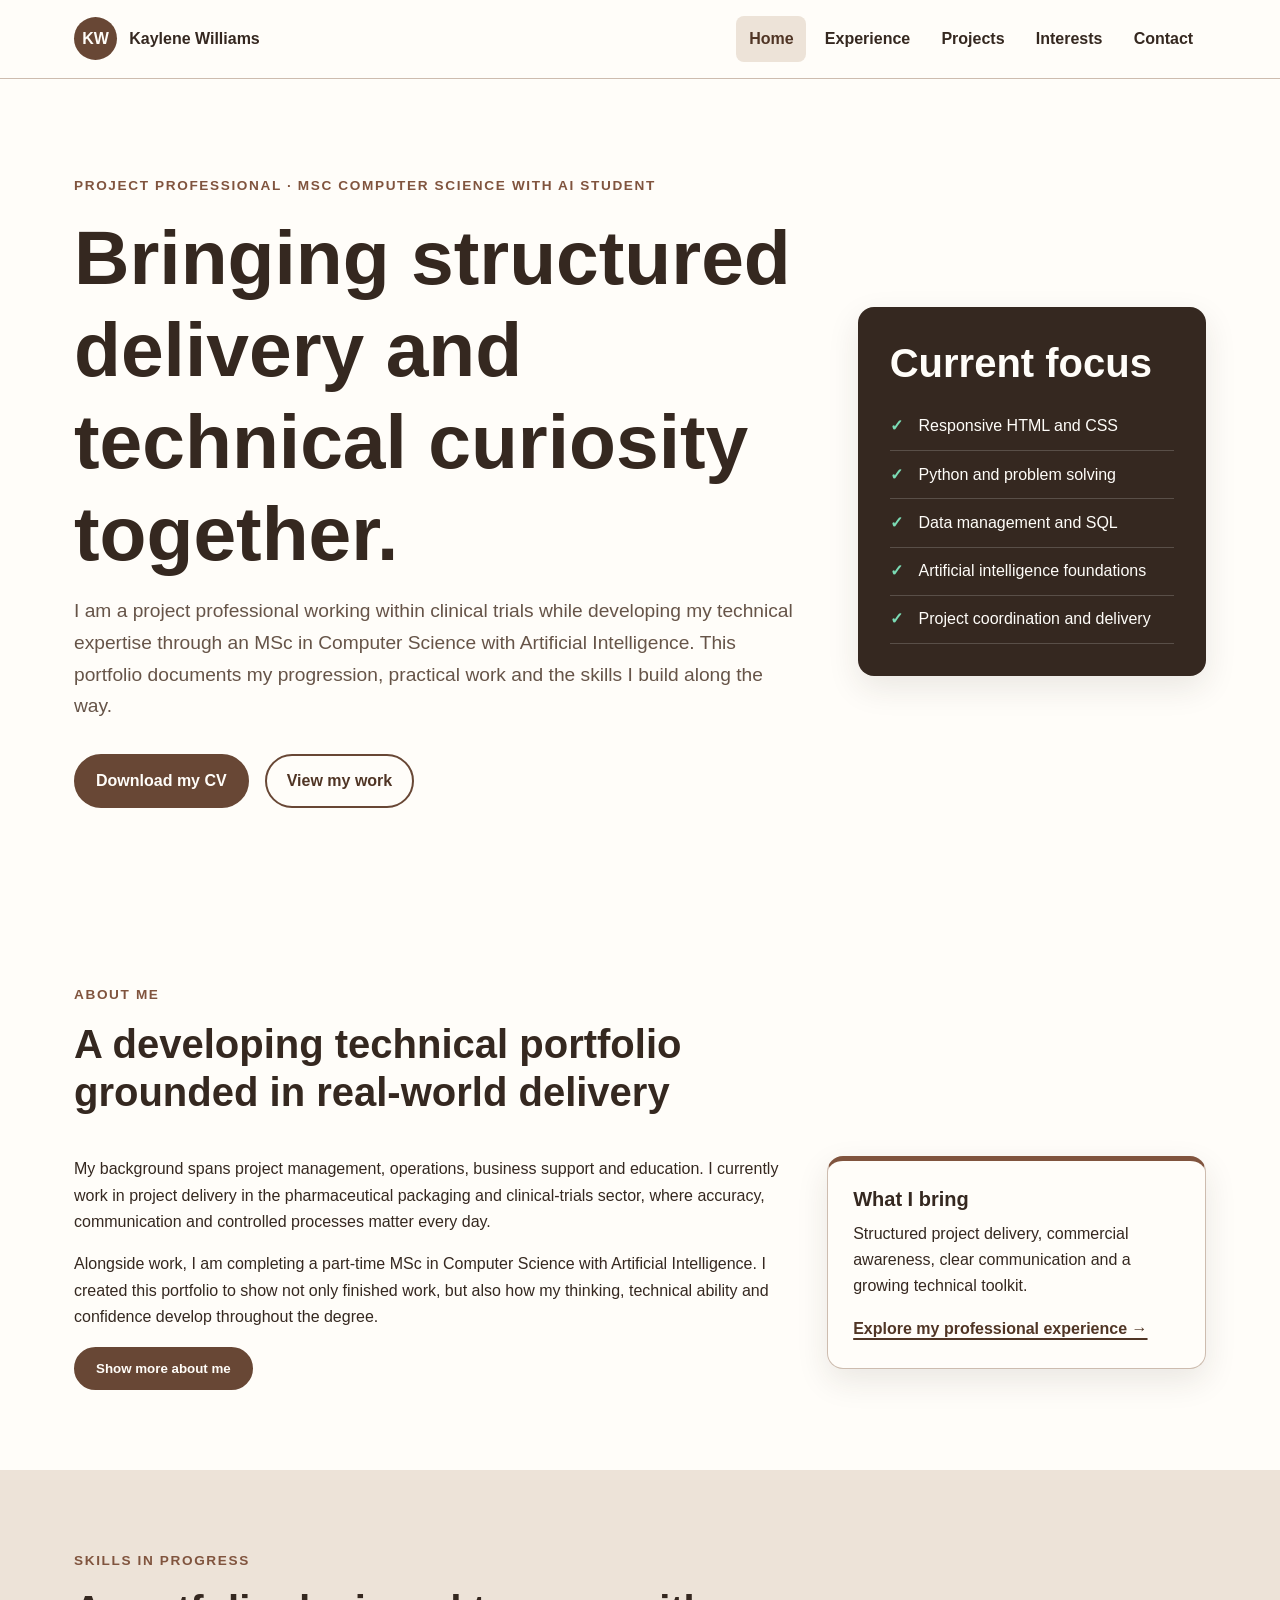
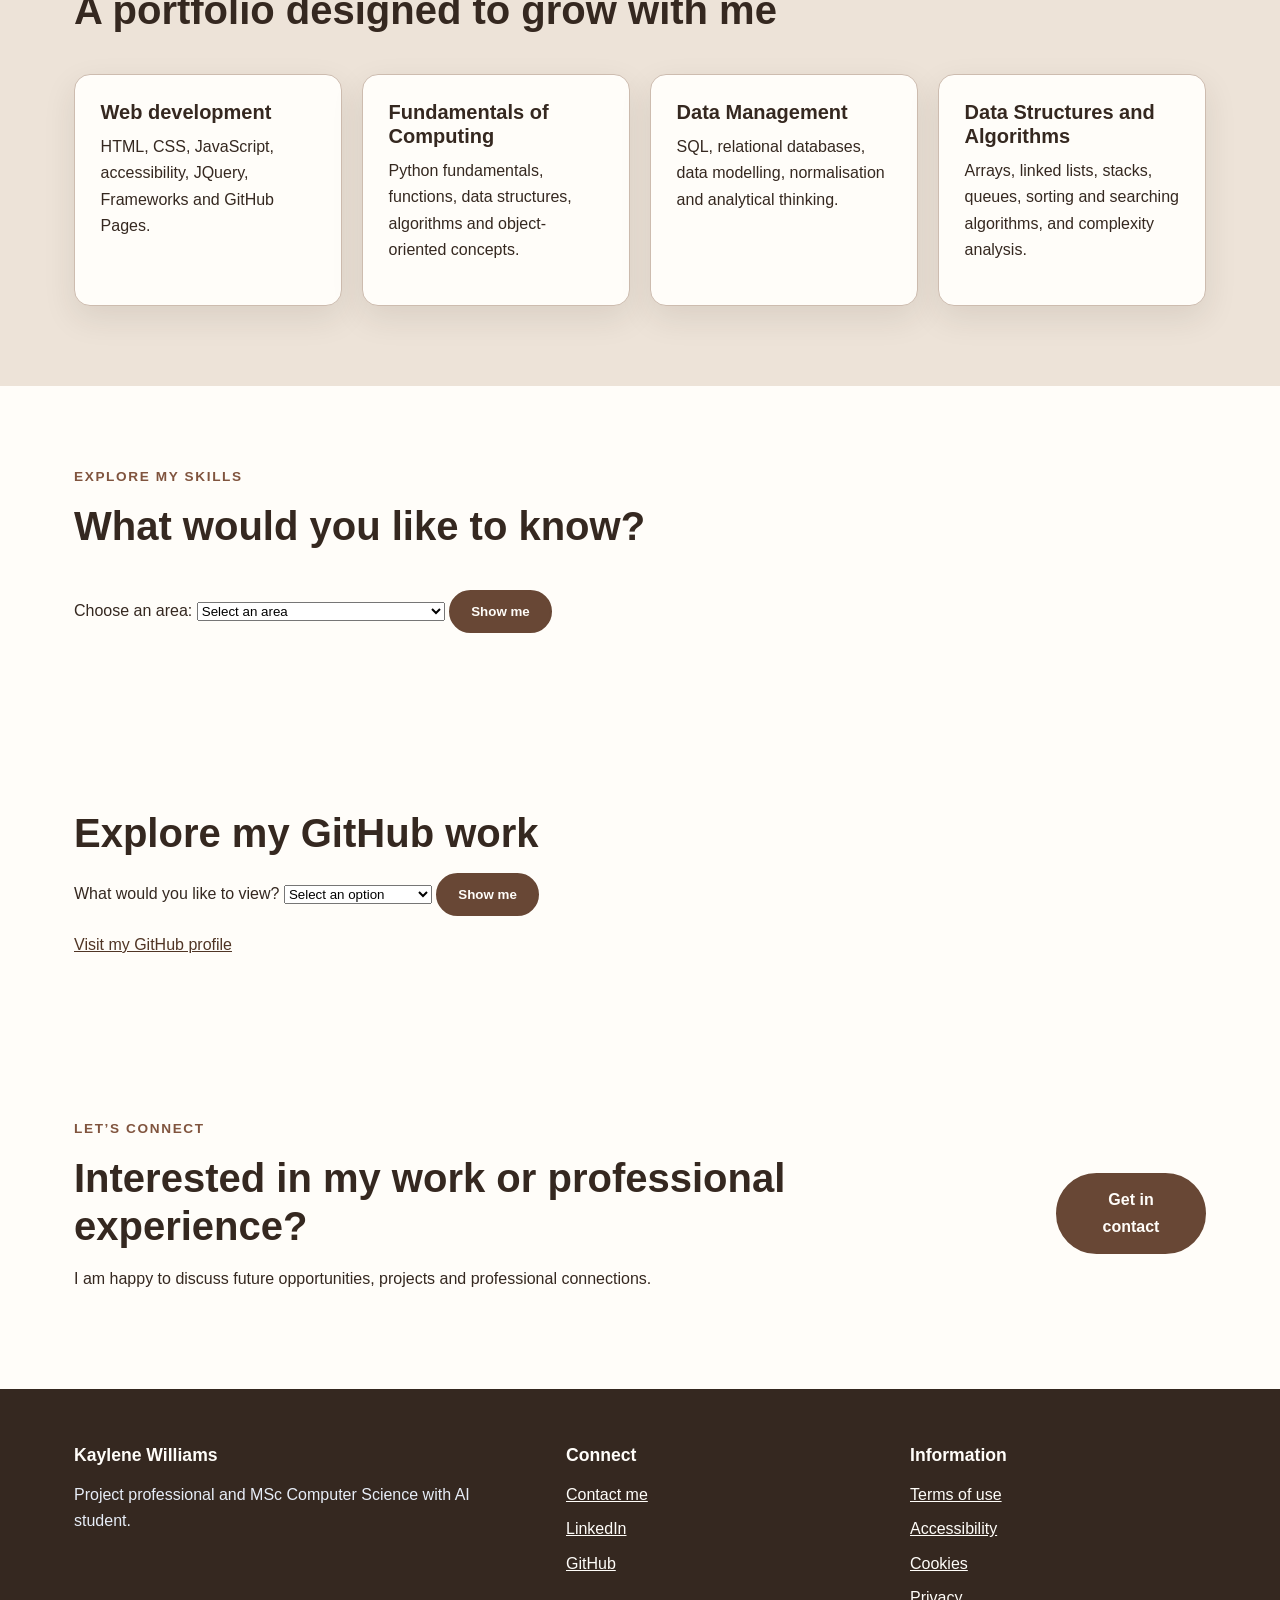
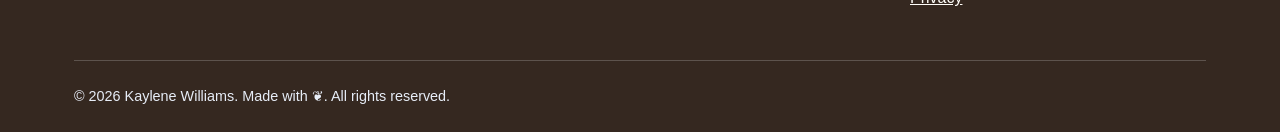
<file: index.html>
<!DOCTYPE html>
<html lang="en">

<head>
  <meta charset="UTF-8">
  <meta name="viewport" content="width=device-width, initial-scale=1.0">
  <meta name="description" content="Kaylene Williams' professional portfolio and MSc Computer Science with AI learning journey.">

  <title>Kaylene Williams | Portfolio</title>

   <link rel="stylesheet" href="styles.css">

  <script src="https://code.jquery.com/jquery-3.7.1.min.js" defer></script>
  <script src="script.js" defer></script>
</head>

<body>

  <a class="skip-link" href="#main-content">
    Skip to main content
  </a>

  <header class="site-header">
    <div class="header-inner">

      <a class="brand" href="index.html"
         aria-label="Kaylene Williams portfolio home">
        <span class="brand-mark" aria-hidden="true">KW</span>
        <span>Kaylene Williams</span>
      </a>

      <nav aria-label="Primary navigation">
        <ul class="nav-list">
          <li><a href="index.html" aria-current="page">Home</a></li>
          <li><a href="experience.html">Experience</a></li>
          <li><a href="projects.html">Projects</a></li>
          <li><a href="interests.html">Interests</a></li>
          <li><a href="contact.html">Contact</a></li>
        </ul>
      </nav>

    </div>
  </header>

  <main id="main-content">

    <section class="hero">
      <div class="hero-content">

        <p class="eyebrow">
          Project professional · MSc Computer Science with AI student
        </p>

        <h1>
          Bringing structured delivery and technical curiosity together.
        </h1>

        <p class="hero-summary">
          I am a project professional working within clinical trials
          while developing my technical expertise through an MSc in
          Computer Science with Artificial Intelligence. This portfolio
          documents my progression, practical work and the skills I
          build along the way.
        </p>

        <div class="button-row">
          <a class="button button-primary"
          href="CV/Kaylene-Williams-CV.pdf" download>
          Download my CV
          </a>

          <a class="button button-secondary" href="projects.html">
            View my work
          </a>
        </div>

      </div>

      <aside class="hero-panel" aria-labelledby="focus-heading">
        <h2 id="focus-heading">Current focus</h2>

        <ul class="check-list">
          <li>Responsive HTML and CSS</li>
          <li>Python and problem solving</li>
          <li>Data management and SQL</li>
          <li>Artificial intelligence foundations</li>
          <li>Project coordination and delivery</li>
        </ul>
      </aside>
    </section>

      <section class="section" aria-labelledby="about-heading">

      <div class="section-heading">
        <p class="eyebrow">About me</p>
        <h2 id="about-heading">
          A developing technical portfolio grounded in real-world delivery
        </h2>
      </div>

      <div class="two-column">
        <div>

          <p>
            My background spans project management, operations,
            business support and education. I currently work in project delivery
            in the pharmaceutical packaging and clinical-trials
            sector, where accuracy, communication and controlled
            processes matter every day.
          </p>

          <p>
            Alongside work, I am completing a part-time MSc in Computer
            Science with Artificial Intelligence. I created this
            portfolio to show not only finished work, but also how my
            thinking, technical ability and confidence develop
            throughout the degree.
          </p>

          <button id="about-toggle"
                  class="button button-primary"
                  type="button"
                  aria-expanded="false"
                  aria-controls="about-extra">
            Show more about me
          </button>

     <div id="about-extra" hidden>

            <p>
              I enjoy finding ways to make things work better,
              whether that means organising a project, untangling a
              process or finding a clearer way to share information.
              My professional experience has made me curious about
              how technology could help with the everyday challenges
              people face at work.
            </p>

            <p>
              Studying Computer Science with AI is giving me the
              opportunity to turn that curiosity into practical
              skills. I am particularly interested in how software,
              data and AI can reduce repetitive tasks and give people
              more time to focus on work that needs their judgement
              and expertise.
            </p>

            <p>
              I would like to build on my experience and knowledge
              to create solutions that help people rather than leave
              it behind. This portfolio is a space to share that
              progression: what I am learning, what I can create
              and how I can apply it. I am proud of where I have
              started, and excited to see where these skills take me.
            </p>

          </div>
        </div>

        <div class="highlight-card">
          <h3>What I bring</h3>

          <p>
            Structured project delivery, commercial awareness,
            clear communication and a growing technical toolkit.
          </p>

          <a class="text-link" href="experience.html">
            Explore my professional experience →
          </a>
        </div>

      </div>
    </section>

    <section class="section section-tinted"
             aria-labelledby="skills-heading">

      <div class="section-heading">
        <p class="eyebrow">Skills in progress</p>
        <h2 id="skills-heading">A portfolio designed to grow with me</h2>
      </div>

      <div class="card-grid">

        <article class="card">
          <h3>Web development</h3>
          <p>
            HTML, CSS, JavaScript, accessibility, JQuery, Frameworks
            and GitHub Pages.
          </p>
        </article>

        <article class="card">
          <h3>Fundamentals of Computing</h3>
          <p>
            Python fundamentals, functions, data structures,
            algorithms and object-oriented concepts.
          </p>
        </article>

        <article class="card">
          <h3>Data Management</h3>
          <p>
            SQL, relational databases, data modelling,
            normalisation and analytical thinking.
          </p>
        </article>

        <article class="card">
          <h3>Data Structures and Algorithms</h3>
          <p>
            Arrays, linked lists, stacks, queues, sorting and searching
            algorithms, and complexity analysis.
          </p>
        </article>

      </div>
    </section>

    <section class="section" aria-labelledby="explore-heading">

      <div class="section-heading">
        <p class="eyebrow">Explore my skills</p>
        <h2 id="explore-heading">
          What would you like to know?
        </h2>
      </div>

      <form id="skills-form">
        <label for="skill-choice">Choose an area:</label>

        <select id="skill-choice" name="skill" required>
          <option value="">Select an area</option>
          <option value="delivery">
            Project coordination and delivery
          </option>
          <option value="communication">
            Client and stakeholder communication
          </option>
          <option value="improvement">Process improvement</option>
          <option value="quality">Documentation and quality</option>
          <option value="web">Web development</option>
          <option value="python">Python and problem-solving</option>
          <option value="data">Data and SQL</option>
          <option value="organisation">
            Organisation and prioritisation
          </option>
        </select>

        <button class="button button-primary" type="submit">
          Show me
        </button>
      </form>

      <p id="skill-result" aria-live="polite"></p>

    </section>

    <section class="section" aria-labelledby="github-heading">
      <h2 id="github-heading">Explore my GitHub work</h2>

      <form id="github-form">
        <label for="github-choice">What would you like to view?</label>

        <select id="github-choice" name="github-choice" required>
          <option value="">Select an option</option>
          <option value="profile">My profile</option>
          <option value="repositories">My latest repositories</option>
        </select>

        <button class="button button-primary" type="submit">
          Show me
        </button>
      </form>

  <p id="github-result" aria-live="polite"></p>
  <ul id="github-repositories"></ul>

  <a href="https://github.com/kaybytecode">
    Visit my GitHub profile
  </a>
</section>

    <section class="section callout" aria-labelledby="contact-heading">

      <div>
        <p class="eyebrow">Let’s connect</p>

        <h2 id="contact-heading">
          Interested in my work or professional experience?
        </h2>

        <p>
          I am happy to discuss future opportunities,
          projects and professional connections.
        </p>
      </div>

      <a class="button button-primary" href="contact.html">
        Get in contact
      </a>

    </section>

  </main>

  <footer class="site-footer">
    <div class="footer-grid">

      <section>
        <h2>Kaylene Williams</h2>
        <p>
          Project professional and MSc Computer Science with AI student.
        </p>
      </section>

      <section>
        <h2>Connect</h2>

        <ul class="footer-links">
          <li><a href="contact.html">Contact me</a></li>
          <li>
            <a href="https://www.linkedin.com/in/kaylenewilliams">
              LinkedIn
            </a>
          </li>
          <li><a href="https://github.com/kaybytecode">GitHub</a></li>
        </ul>
      </section>

      <section>
        <h2>Information</h2>

        <ul class="footer-links">
          <li><a href="terms.html">Terms of use</a></li>
          <li><a href="accessibility.html">Accessibility</a></li>
          <li><a href="cookies.html">Cookies</a></li>
          <li><a href="privacy.html">Privacy</a></li>
        </ul>
      </section>

    </div>

    <p class="copyright"> © 2026 Kaylene Williams. Made with ❦. All rights reserved.</p>
  </footer>

</body>
</html>

<!--
LEARNING RESOURCES AND DEVELOPMENT ACKNOWLEDGEMENTS

Weekly module materials:
Web Technologies module lectures, readings and practical activities.

Week 1 — HTML foundations and publishing
Module materials covering HTML structure, headings, paragraphs,
links, client-server architecture and GitHub Pages publishing.

Week 2 — Accessibility and usability
Module materials covering HTML styling, text formatting,
accessibility, user interface design and usability.

Week 3 — CSS and responsive web design
W3Schools — Responsive Web Design
https://www.w3schools.com/css/css_rwd_intro.asp

W3Schools — CSS Grid Layout
https://www.w3schools.com/css/css_grid.asp

W3Schools — CSS Examples
https://www.w3schools.com/css/css_examples.asp

Week 4 — HTML forms and JavaScript
W3Schools — HTML Forms
https://www.w3schools.com/html/html_forms.asp

W3Schools — JavaScript Tutorial
https://www.w3schools.com/js/default.asp

Week 5 — Functions, the DOM, APIs and JSON
W3Schools — JavaScript Function Definitions
https://www.w3schools.com/js/js_function_definition.asp

W3Schools — JavaScript HTML DOM
https://www.w3schools.com/js/js_htmldom.asp

W3Schools — JavaScript Web APIs
https://www.w3schools.com/js/js_api_intro.asp

W3Schools — JavaScript JSON
https://www.w3schools.com/js/js_json.asp

Week 6 — jQuery and frameworks
W3Schools — jQuery Tutorial
https://www.w3schools.com/jquery/default.asp

W3Schools — jQuery Hide and Show
https://www.w3schools.com/jquery/jquery_hide_show.asp

W3Schools — jQuery Get Content and Attributes
https://www.w3schools.com/jquery/jquery_dom_get.asp

W3Schools — jQuery Examples
https://www.w3schools.com/jquery/jquery_examples.asp

W3Schools — Bootstrap 5 Get Started
https://www.w3schools.com/bootstrap5/bootstrap_get_started.php

Additional accessibility resources:
freeCodeCamp.org — I used the following to learn Accessibility: Full a11y Tutorial
https://www.youtube.com/watch?v=e2nkq3h1P68

Coding2GO — Why You Should Start Using ARIA Attributes in HTML
https://www.youtube.com/watch?v=JP2VkfYF5HU

Google Search — I used Google to find explanations and how to implement a 
"skip to main content" links.
https://www.google.com/search?q=skip+to+main+content+code

Bootstrap accessibility guidance:
https://github.com/twbs/bootstrap/blob/v5.0.2/site/content/docs/5.0/getting-started/accessibility.md

Additional HTML resources:
Bro Code — I used the following to learn HTML Hyperlinks in 4 Minutes
https://www.youtube.com/watch?v=ZOI7Tq5Zq2s

Bro Code — I used the following to learn HTML Forms in 8 Minutes
https://www.youtube.com/watch?v=2O8pkybH6po

External services used:
Formspree — contact form submission service
https://formspree.io/forms

GitHub API — public profile and repository information
https://api.github.com/users/kaybytecode
https://api.github.com/users/kaybytecode/repos?sort=updated&per_page=3

Design research:
Wix — I reviewed different website layouts for inspiration and
used browser developer tools to investigate their HTML and CSS.
https://www.wix.com/

Aesop — I reviewed as a visual reference for
its warm cream backgrounds, earthy colours and understated styling (and to make sure my colours were easily legible)
https://www.aesop.com/
-->
</file>
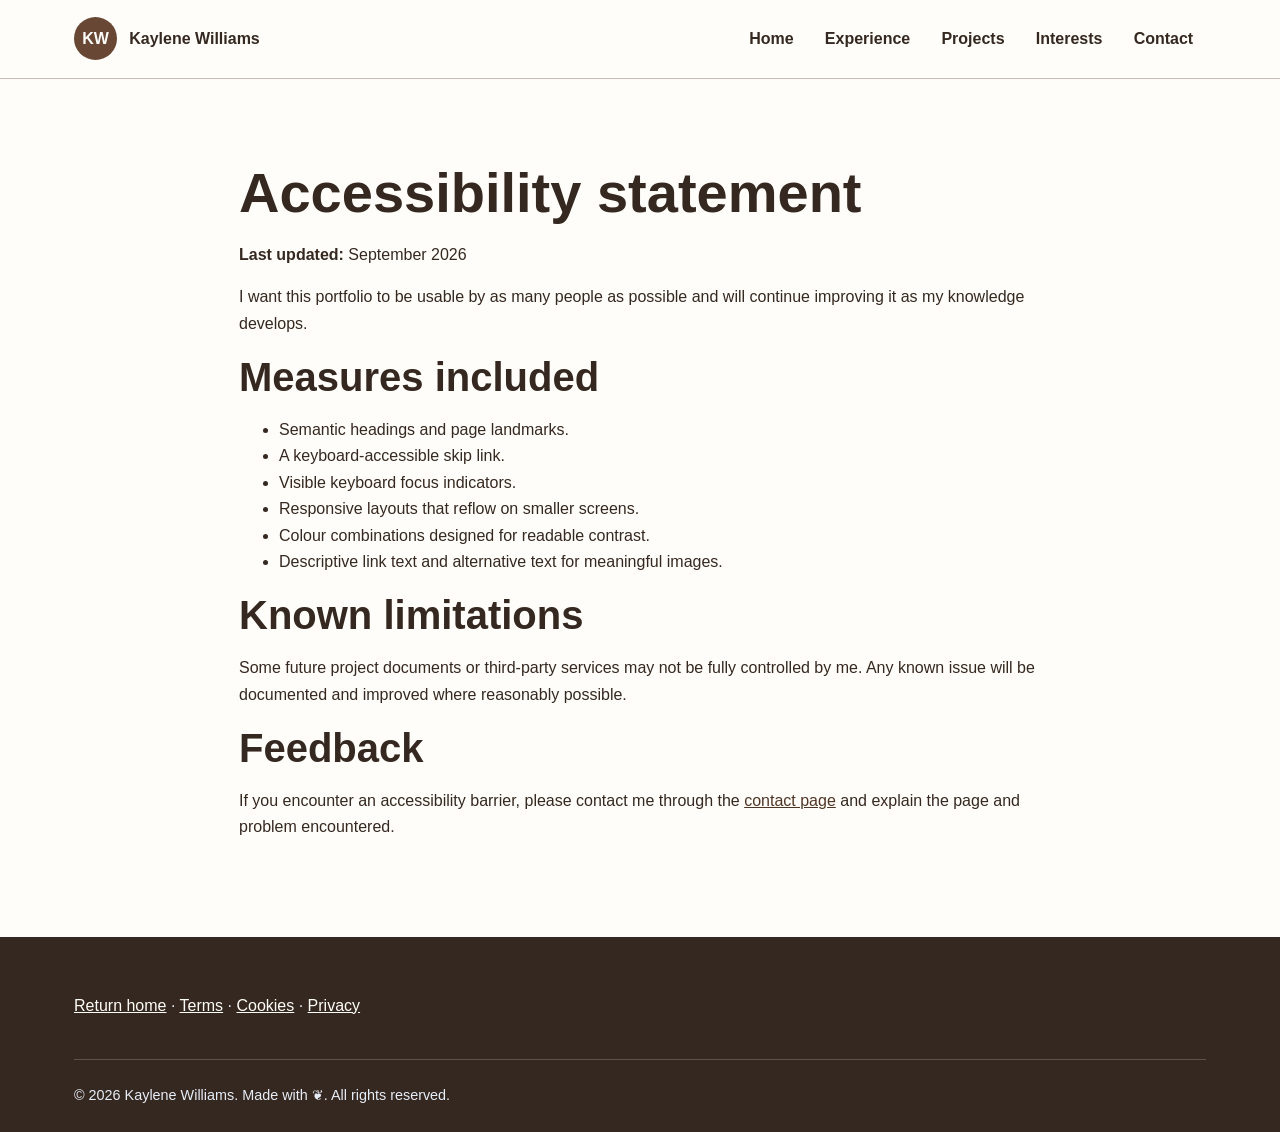
<file: accessibility.html>
<!DOCTYPE html>
<html lang="en">
    <head><meta charset="UTF-8"><meta name="viewport" content="width=device-width, initial-scale=1.0">
        <title>Accessibility | Kaylene Williams</title><link rel="stylesheet" href="styles.css">
    </head><body><a class="skip-link" href="#main-content">Skip to main content</a><header class="site-header">
        <div class="header-inner"><a class="brand" href="index.html"><span class="brand-mark" aria-hidden="true">KW</span><span>Kaylene Williams</span></a><nav aria-label="Primary navigation">
            <ul class="nav-list"><li><a href="index.html">Home</a></li><li><a href="experience.html">Experience</a></li><li><a href="projects.html">Projects</a></li>
                <li><a href="interests.html">Interests</a></li><li>
                <a href="contact.html">Contact</a></li></ul></nav></div></header>
                
                <main id="main-content"><article class="legal-page"><h1>Accessibility statement</h1>
                    <p><strong>Last updated:</strong> September 2026</p>
                    <p>I want this portfolio to be usable by as many people as possible and will continue improving it as my knowledge develops.</p>
                    <h2>Measures included</h2>
                    <ul>
                        <li>Semantic headings and page landmarks.</li>
                        <li>A keyboard-accessible skip link.</li>
                        <li>Visible keyboard focus indicators.</li>
                        <li>Responsive layouts that reflow on smaller screens.</li>
                        <li>Colour combinations designed for readable contrast.</li>
                        <li>Descriptive link text and alternative text for meaningful images.</li>
                    </ul>
                    <h2>Known limitations</h2>
                    <p>Some future project documents or third-party services may not be fully controlled by me. Any known issue will be documented and improved where reasonably possible.</p>
                    <h2>Feedback</h2>
                    <p>If you encounter an accessibility barrier, please contact me through the <a href="contact.html">contact page</a> and explain the page and problem encountered.</p>
                </article></main><footer class="site-footer"><a href="index.html">Return home</a> · <a href="terms.html">Terms</a> 
                    · <a href="cookies.html">Cookies</a> · <a href="privacy.html">Privacy</a>
                    <p class="copyright">© 2026 Kaylene Williams. Made with ❦. All rights reserved.</p></footer></body>
                </html>
</file>
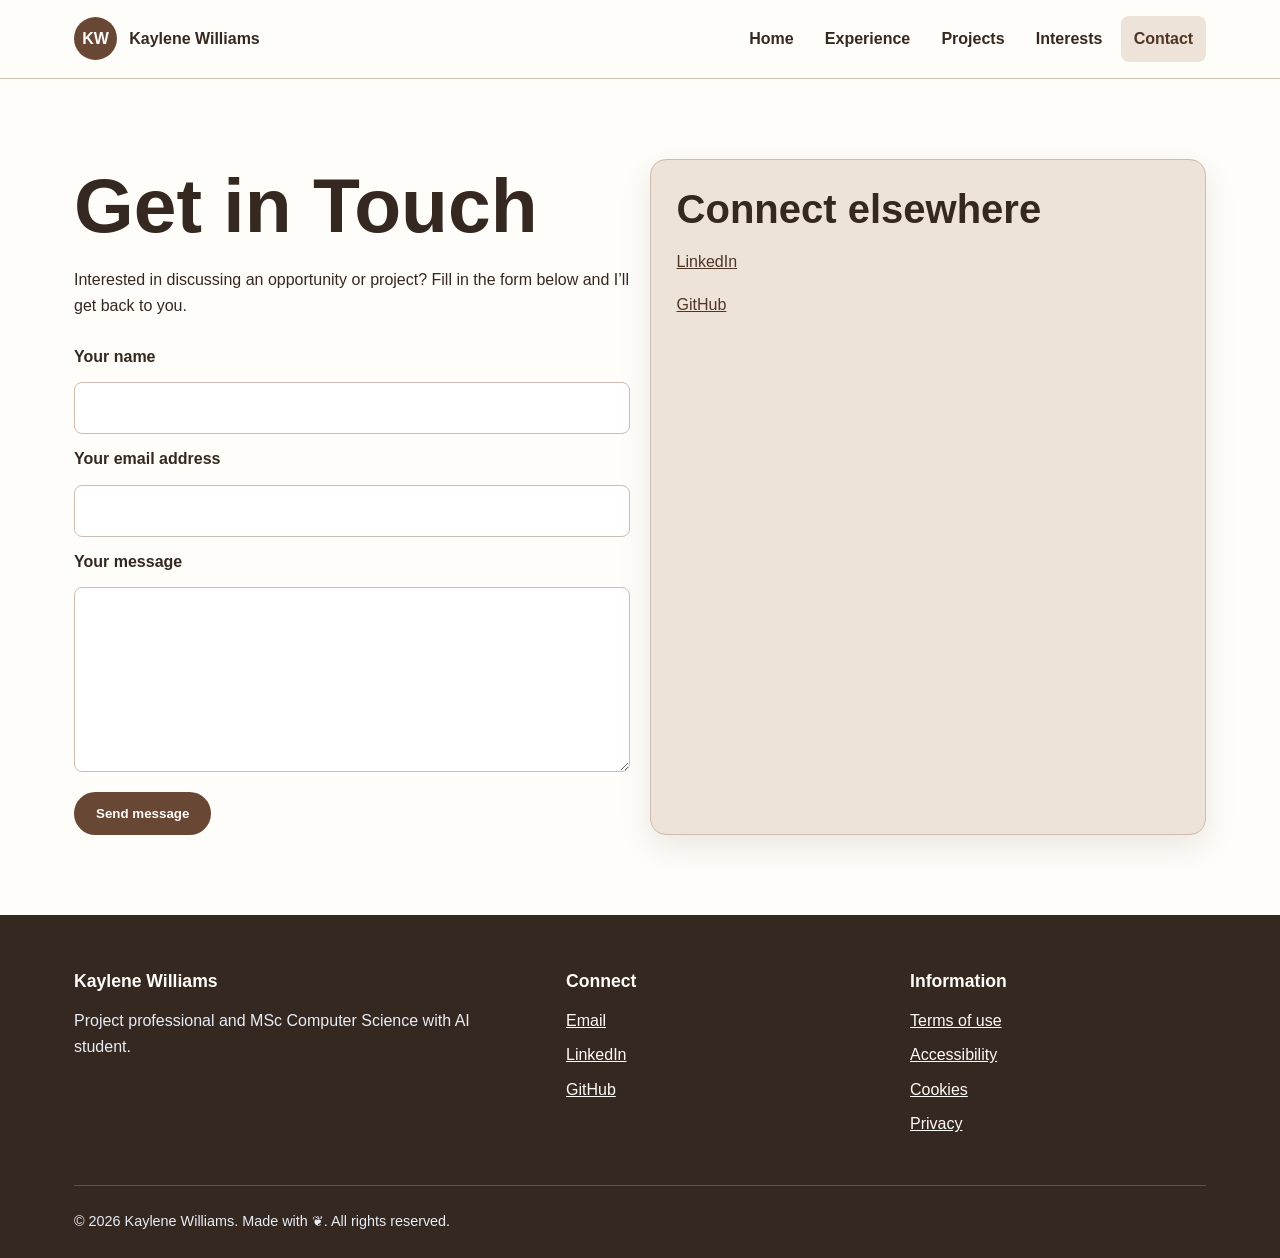
<file: contact.html>
<!DOCTYPE html>
<html lang="en">
<head><meta charset="UTF-8"><meta name="viewport" content="width=device-width, initial-scale=1.0"><meta name="description" content="Contact Kaylene Williams about professional opportunities and projects."><title>Contact | Kaylene Williams</title><link rel="stylesheet" href="styles.css"></head>
<body>
  <a class="skip-link" href="#main-content">Skip to main content</a>
  <header class="site-header"><div class="header-inner"><a class="brand" href="index.html"><span class="brand-mark" aria-hidden="true">KW</span>
    <span>Kaylene Williams</span></a><nav aria-label="Primary navigation"><ul class="nav-list"><li><a href="index.html">Home</a>
    </li><li><a href="experience.html">Experience</a></li><li><a href="projects.html">Projects</a></li>
    <li><a href="interests.html">Interests</a></li><li><a aria-current="page" href="contact.html">Contact</a></li></ul></nav></div></header>
 
    <main id="main-content">
<section class="section contact-grid">
  <div>
    <h1>Get in Touch</h1>
    <p>Interested in discussing an opportunity or project? Fill in the form below and I’ll get back to you.</p>

    <form action="https://formspree.io/f/mljdagjz" method="POST">
      <label for="name">Your name</label>
      <input type="text" id="name" name="name" required>

      <label for="email">Your email address</label>
      <input type="email" id="email" name="email" required>

      <label for="message">Your message</label>
      <textarea id="message" name="message" rows="6" required></textarea>

      <button class="button button-primary" type="submit">Send message</button>
    </form>
  </div>

  <aside class="contact-panel">
    <h2>Connect elsewhere</h2>
    <p><a href="https://www.linkedin.com/in/kaylenewilliams">LinkedIn</a></p>
    <p><a href="https://github.com/kaybytecode">GitHub</a></p>
  </aside>
</section>
  </main>
  
  <footer class="site-footer"><div class="footer-grid"><section>
    <h2>Kaylene Williams</h2>
    <p>Project professional and MSc Computer Science with AI student.</p></section>
    <section>
      <h2>Connect</h2>
      <ul class="footer-links">
        <li><a href="mailto:kayleneneptunewilliams@gmail.com">Email</a></li>
        <li><a href="https://www.linkedin.com/in/kaylenewilliams">LinkedIn</a></li>
        <li><a href="https://github.com/kaybytecode">GitHub</a></li>
      </ul>
    </section>
    <section>
      <h2>Information</h2>
      <ul class="footer-links">
        <li><a href="terms.html">Terms of use</a></li>
        <li><a href="accessibility.html">Accessibility</a></li>
        <li><a href="cookies.html">Cookies</a></li>
        <li><a href="privacy.html">Privacy</a></li>
      </ul>
    </section>
  </div>
  <p class="copyright">© 2026 Kaylene Williams. Made with ❦. All rights reserved.</p>
</footer>
</body>
</html>
</file>
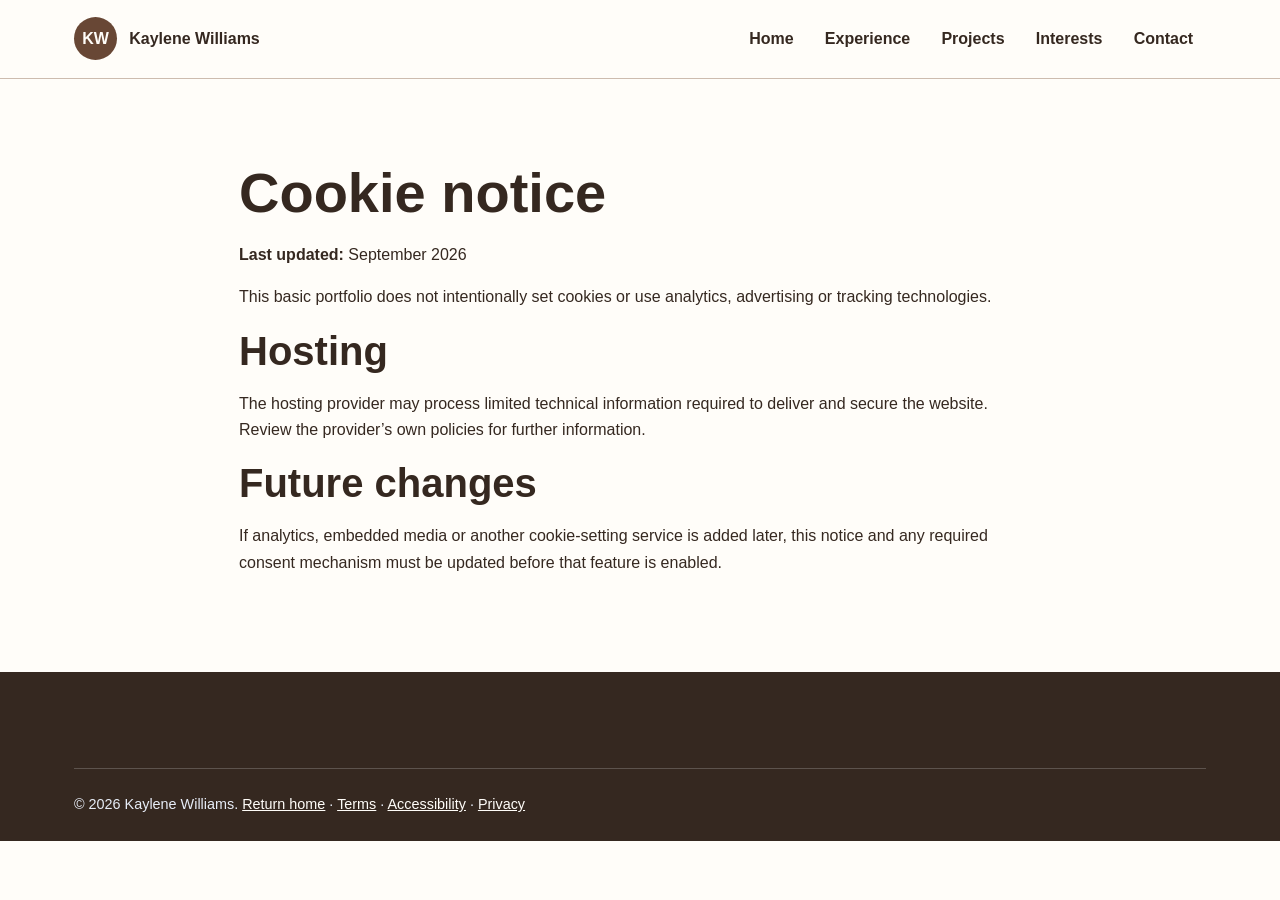
<file: cookies.html>
<!DOCTYPE html><html lang="en"><head><meta charset="UTF-8"><meta name="viewport" content="width=device-width, initial-scale=1.0"><title>Cookies | Kaylene Williams</title><link rel="stylesheet" href="styles.css"></head><body><a class="skip-link" href="#main-content">Skip to main content</a><header class="site-header"><div class="header-inner"><a class="brand" href="index.html"><span class="brand-mark" aria-hidden="true">KW</span><span>Kaylene Williams</span></a><nav aria-label="Primary navigation"><ul class="nav-list"><li><a href="index.html">Home</a></li><li><a href="experience.html">Experience</a></li><li><a href="projects.html">Projects</a></li><li><a href="interests.html">Interests</a></li><li><a href="contact.html">Contact</a></li></ul></nav></div></header><main id="main-content"><article class="legal-page"><h1>Cookie notice</h1><p><strong>Last updated:</strong> September 2026</p><p>This basic portfolio does not intentionally set cookies or use analytics, advertising or tracking technologies.</p><h2>Hosting</h2><p>The hosting provider may process limited technical information required to deliver and secure the website. Review the provider’s own policies for further information.</p><h2>Future changes</h2><p>If analytics, embedded media or another cookie-setting service is added later, this notice and any required consent mechanism must be updated before that feature is enabled.</p></article></main><footer class="site-footer"><p class="copyright">© 2026 Kaylene Williams. <a href="index.html">Return home</a> · <a href="terms.html">Terms</a> · <a href="accessibility.html">Accessibility</a> · <a href="privacy.html">Privacy</a></p></footer></body></html>
</file>
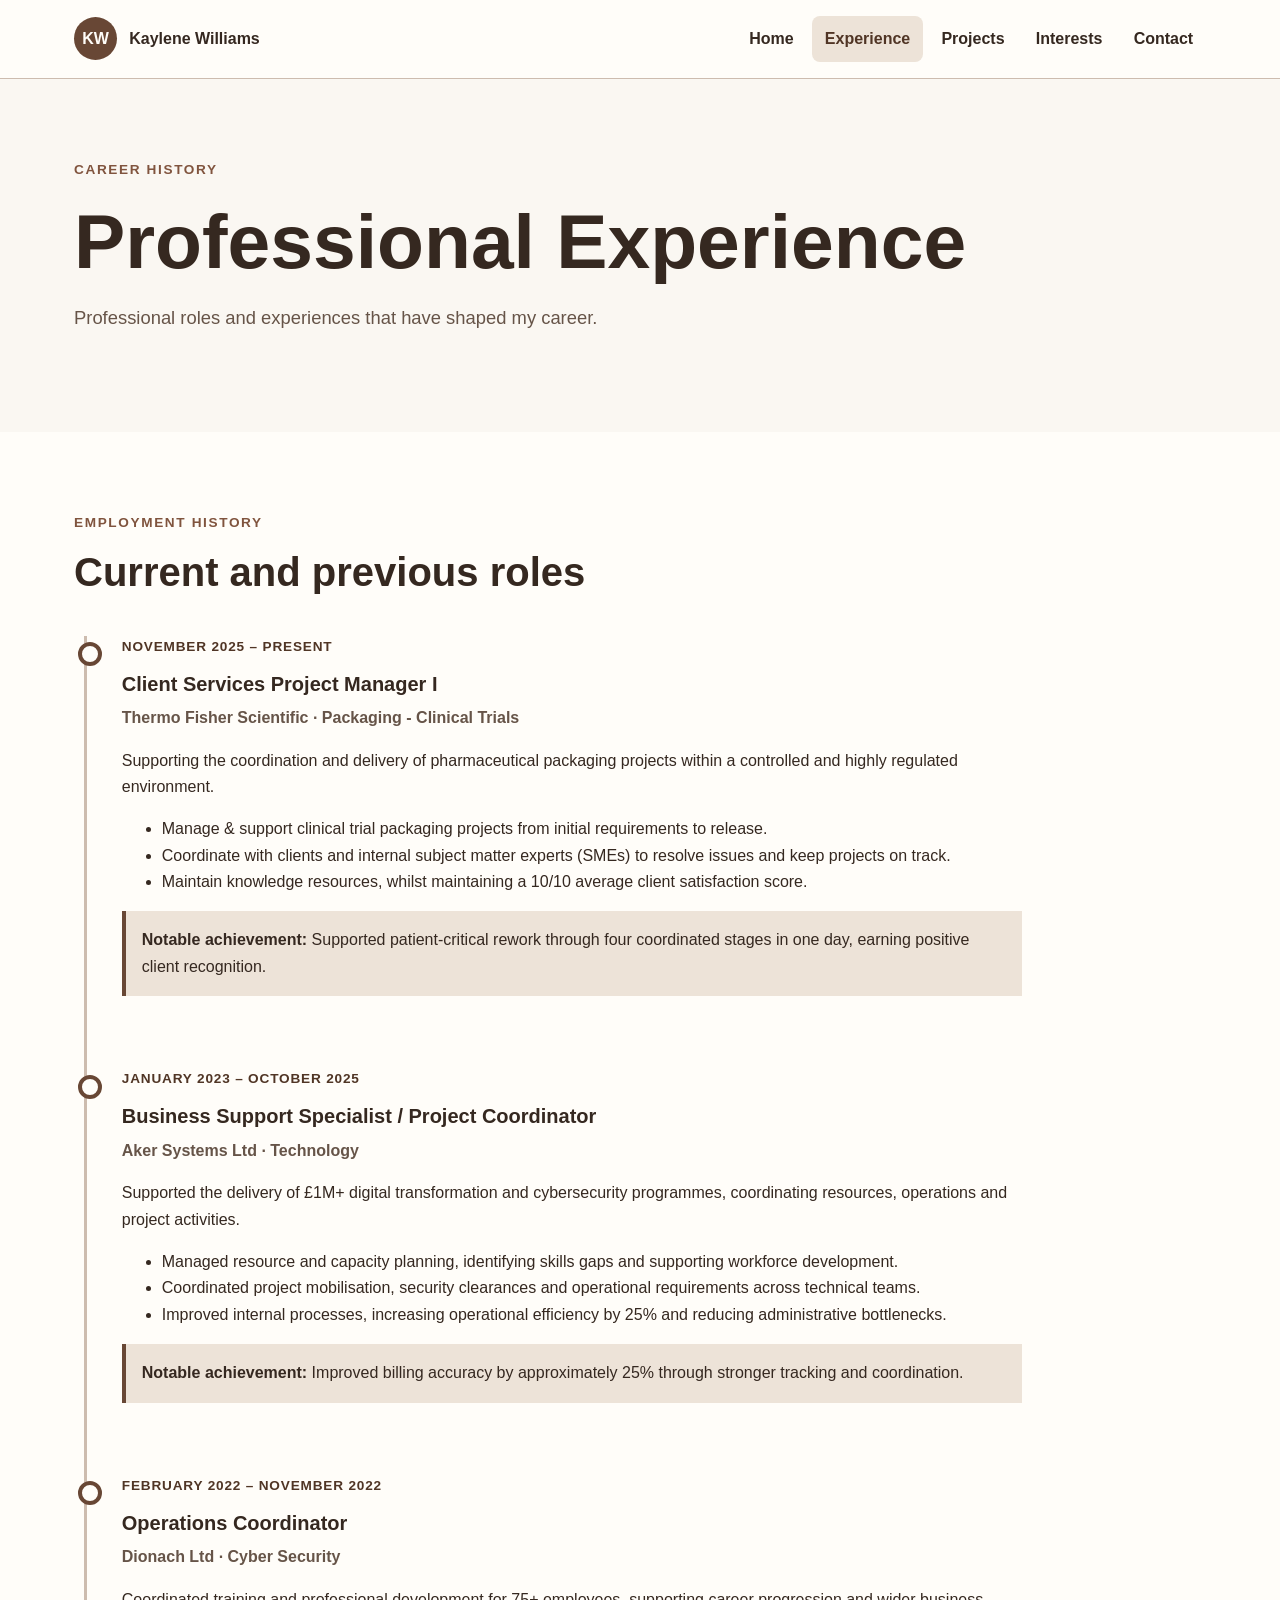
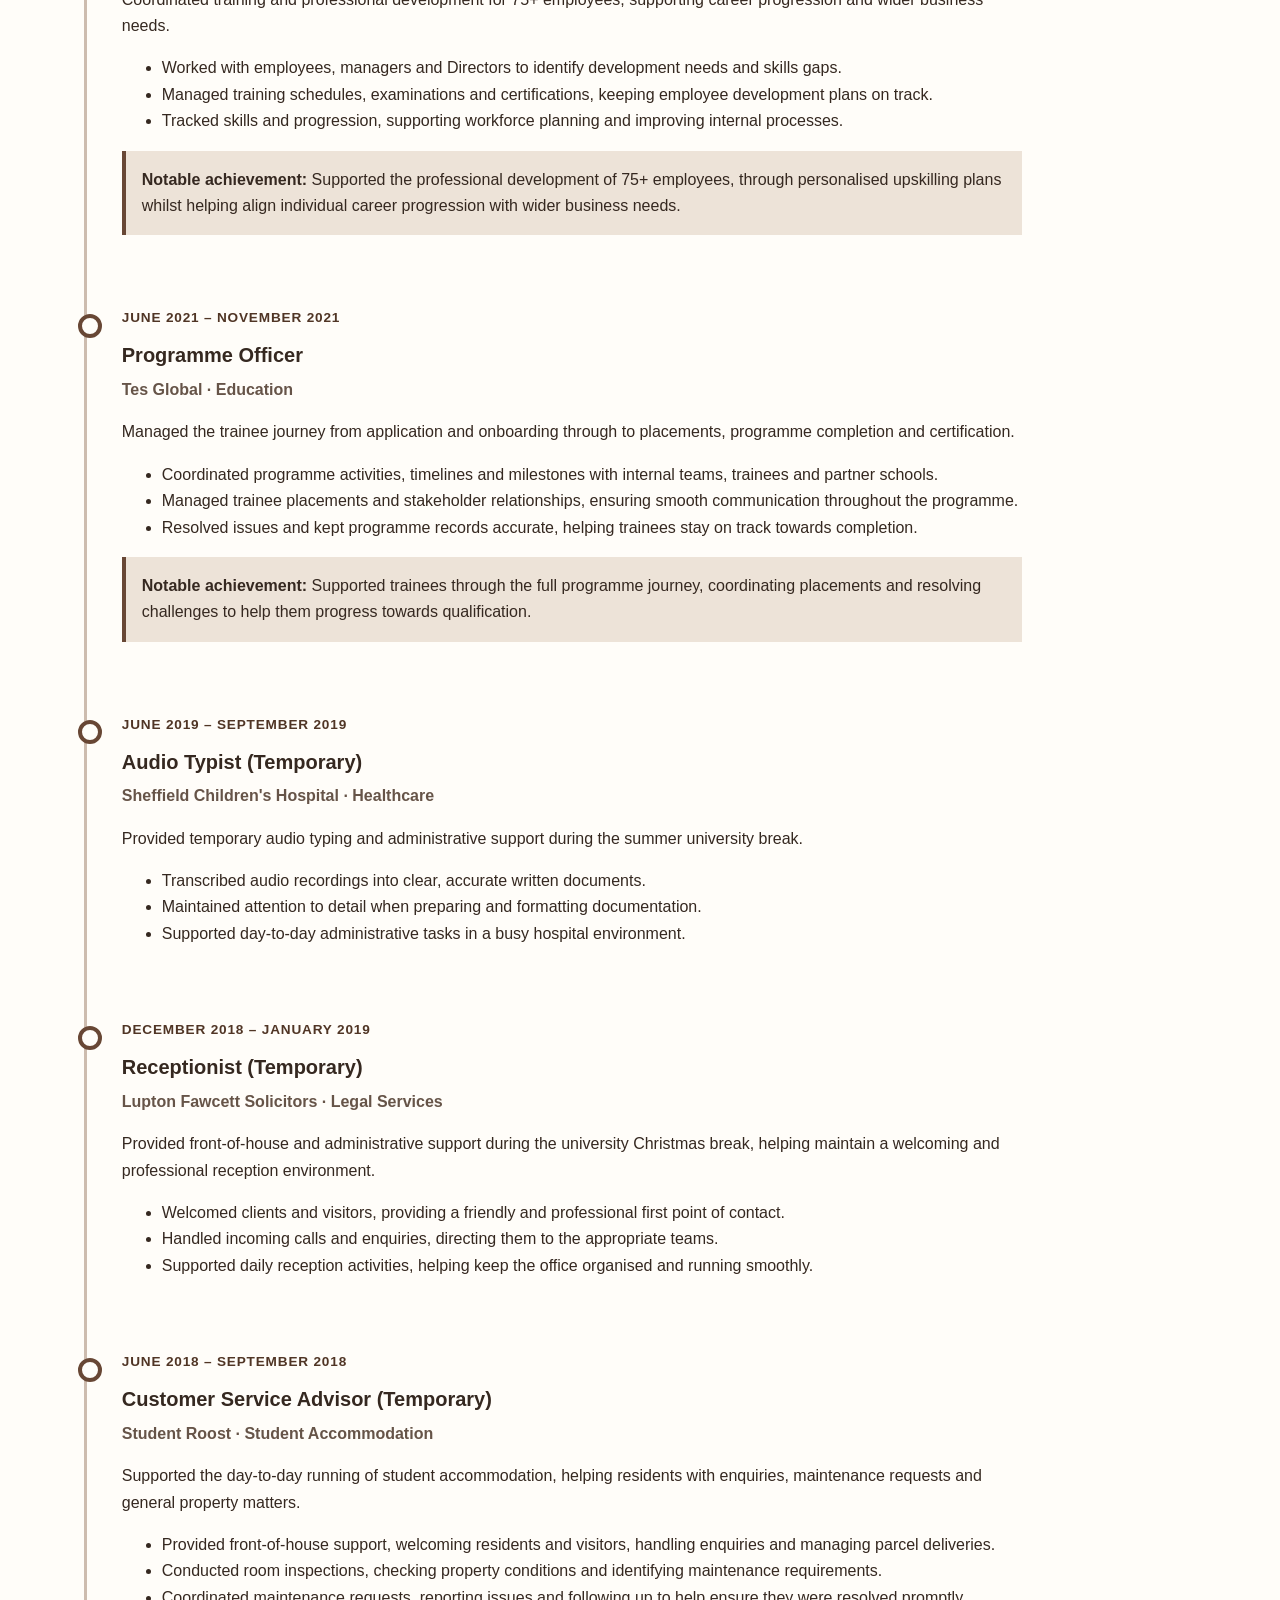
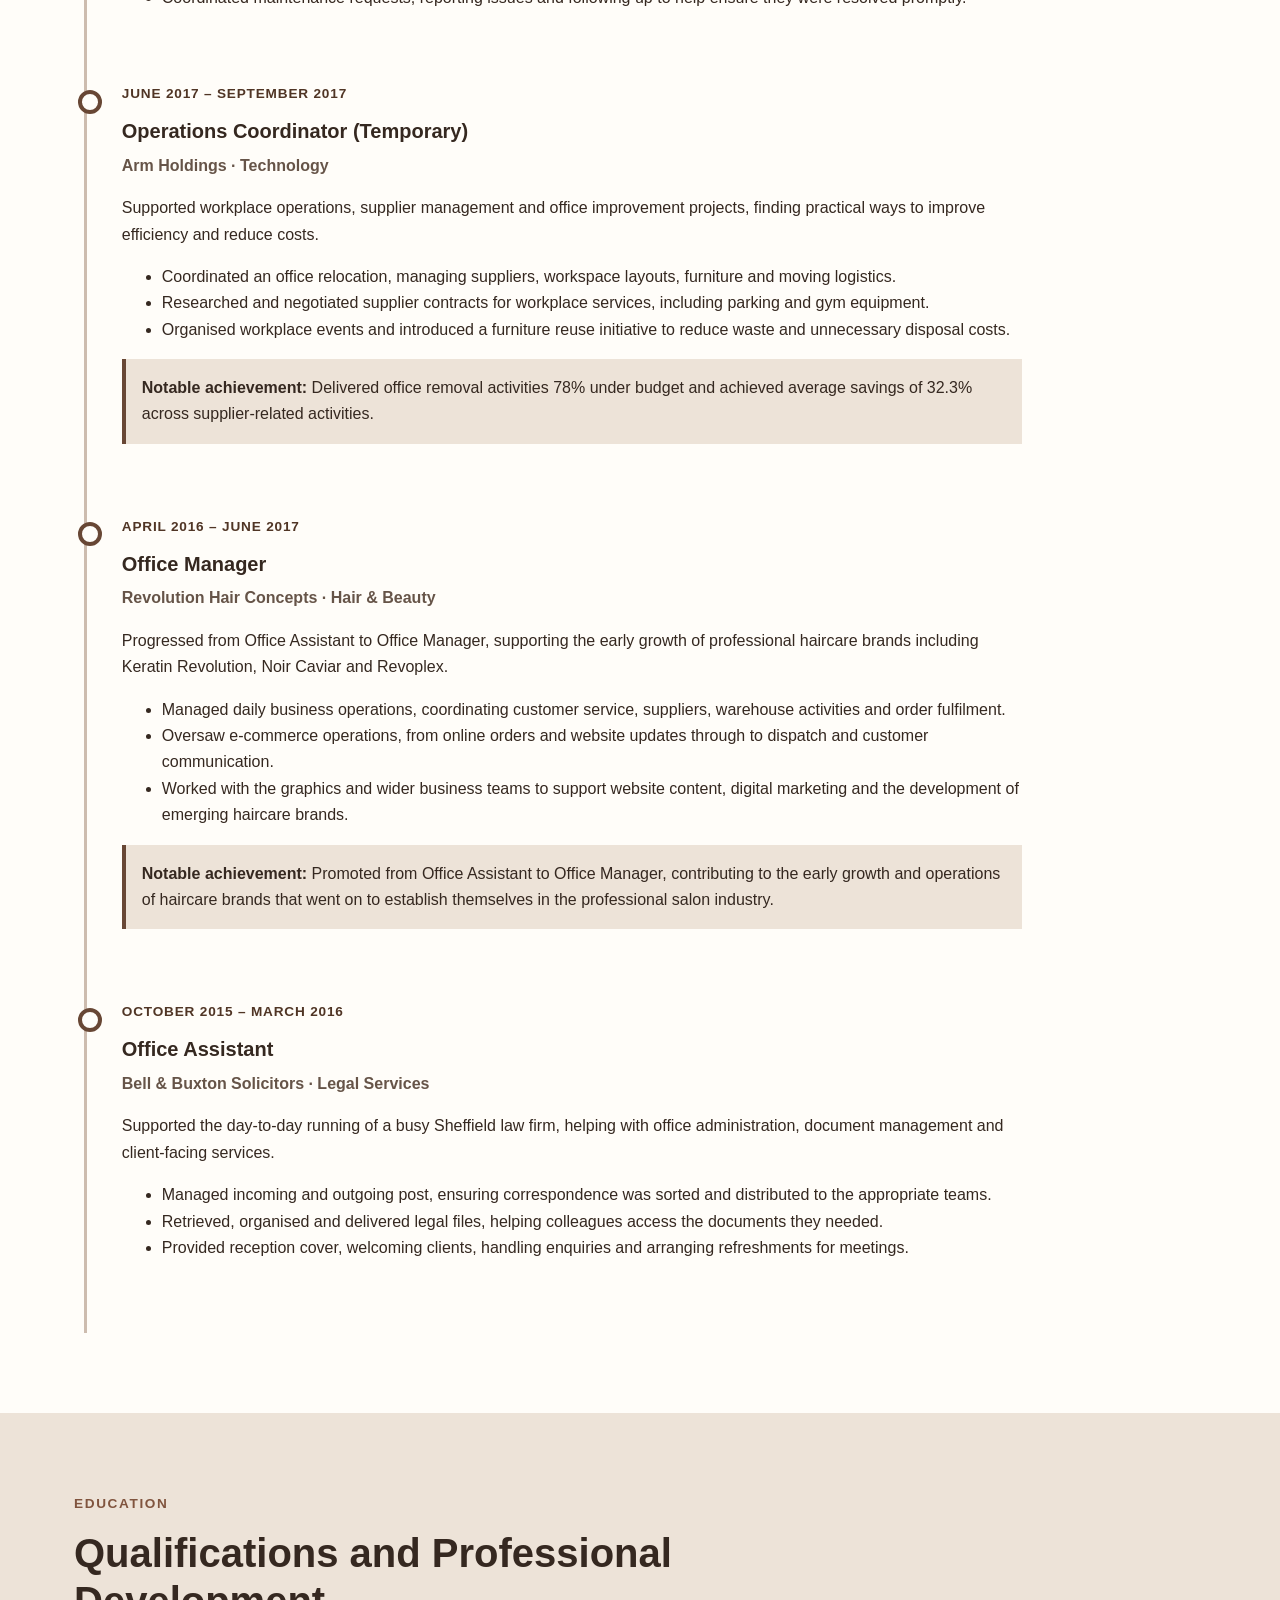
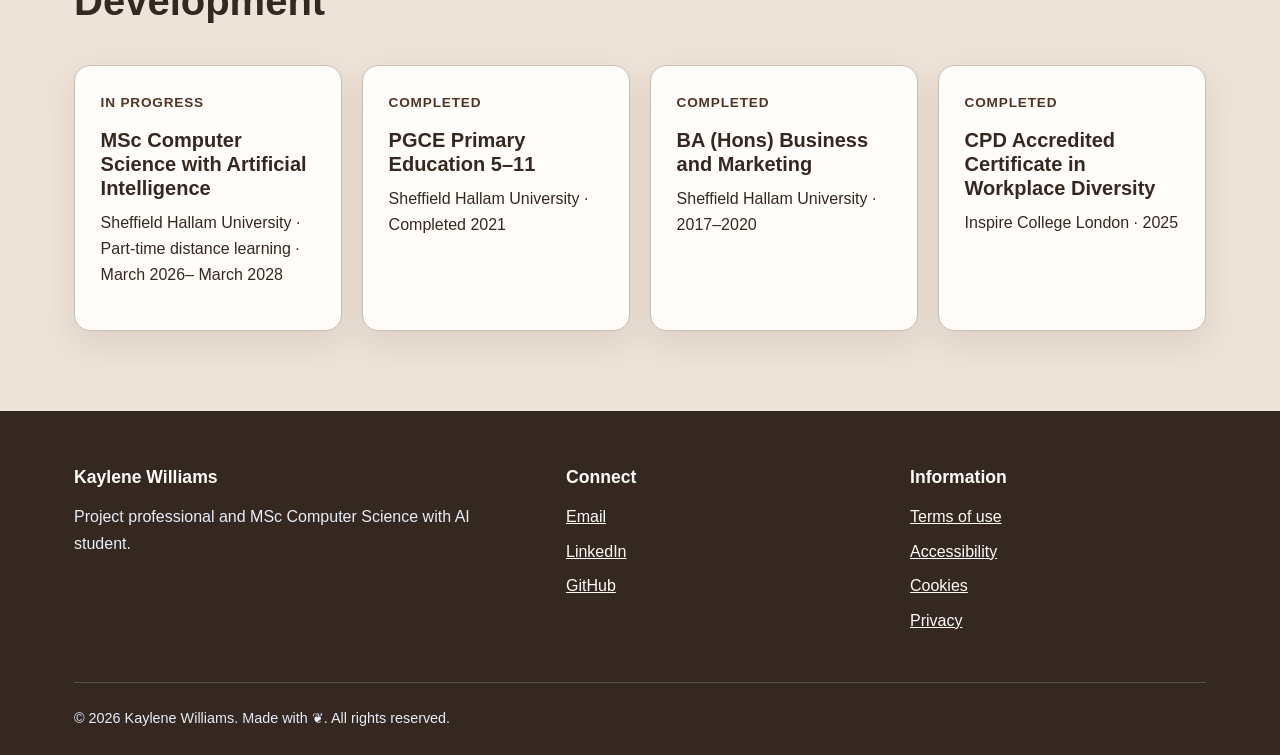
<file: experience.html>
<!DOCTYPE html>
<html lang="en">
<head>
  <meta charset="UTF-8">
  <meta name="viewport" content="width=device-width, initial-scale=1.0">
  <meta name="description" content="Kaylene Williams' professional experience, education and achievements.">
  <title>Professional Experience | Kaylene Williams</title>
  <link rel="stylesheet" href="styles.css">
</head>
<body>
  <a class="skip-link" href="#main-content">Skip to main content</a>
  <header class="site-header">
    <div class="header-inner">
      <a class="brand" href="index.html"><span class="brand-mark" aria-hidden="true">KW</span><span>Kaylene Williams</span></a>
      <nav aria-label="Primary navigation"><ul class="nav-list">
        <li><a href="index.html">Home</a></li><li><a aria-current="page" href="experience.html">Experience</a></li>
        <li><a href="projects.html">Projects</a></li><li><a href="interests.html">Interests</a></li><li><a href="contact.html">Contact</a></li>
      </ul></nav>
    </div>
  </header>

  <main id="main-content">
    <section class="page-banner"><p class="eyebrow">Career history</p><h1>Professional Experience</h1><p>Professional roles and experiences that have shaped my career.</p></section>

    <section class="section" aria-labelledby="employment-heading">
      <div class="section-heading"><p class="eyebrow">Employment History</p><h2 id="employment-heading">Current and previous roles</h2></div>
      <div class="timeline">
        <article class="timeline-item">
          <p class="timeline-date">November 2025 – Present</p>
          <h3>Client Services Project Manager I </h3>
          <p class="organisation">Thermo Fisher Scientific · Packaging - Clinical Trials</p>
          <p>Supporting the coordination and delivery of pharmaceutical packaging projects within a controlled and highly regulated environment.</p>
          <ul>
            <li>Manage & support clinical trial packaging projects from initial requirements to release.</li>
            <li>Coordinate with clients and internal subject matter experts (SMEs) to resolve issues and keep projects on track.</li>
            <li>Maintain knowledge resources, whilst maintaining a 10/10 average client satisfaction score.</li>
          </ul>
          <p class="achievement"><strong>Notable achievement:</strong> Supported patient-critical rework through four coordinated stages in one day, earning positive client recognition.</p>
        </article>

        <article class="timeline-item">
          <p class="timeline-date">January 2023 – October 2025</p>
          <h3>Business Support Specialist / Project Coordinator</h3>
          <p class="organisation">Aker Systems Ltd · Technology</p>
          <p>Supported the delivery of £1M+ digital transformation and cybersecurity programmes, coordinating resources, operations and project activities.</p>
          <ul>
            <li>Managed resource and capacity planning, identifying skills gaps and supporting workforce development.</li>
            <li>Coordinated project mobilisation, security clearances and operational requirements across technical teams.</li>
            <li>Improved internal processes, increasing operational efficiency by 25% and reducing administrative bottlenecks.</li>
          </ul>
          <p class="achievement"><strong>Notable achievement:</strong> Improved billing accuracy by approximately 25% through stronger tracking and coordination.</p>
        </article>

        <article class="timeline-item">
          <p class="timeline-date">February 2022 – November 2022</p>
          <h3>Operations Coordinator</h3>
          <p class="organisation">Dionach Ltd · Cyber Security</p>
          <p>Coordinated training and professional development for 75+ employees, supporting career progression and wider business needs.</p>
          <ul>
            <li>Worked with employees, managers and Directors to identify development needs and skills gaps.</li>
            <li>Managed training schedules, examinations and certifications, keeping employee development plans on track.</li>
            <li>Tracked skills and progression, supporting workforce planning and improving internal processes.</li>
          </ul>
         <p class="achievement"><strong>Notable achievement:</strong> Supported the professional development of 75+ employees, through personalised upskilling plans whilst helping align individual career progression with wider business needs.</p>
        </article>

        <article class="timeline-item">
          <p class="timeline-date">June 2021 – November 2021</p>
          <h3>Programme Officer</h3>
          <p class="organisation">Tes Global · Education</p>
          <p>Managed the trainee journey from application and onboarding through to placements, programme completion and certification.</p>
          <ul>
            <li>Coordinated programme activities, timelines and milestones with internal teams, trainees and partner schools.</li>
            <li>Managed trainee placements and stakeholder relationships, ensuring smooth communication throughout the programme.</li>
            <li>Resolved issues and kept programme records accurate, helping trainees stay on track towards completion.</li>
          </ul>
          <p class="achievement"><strong>Notable achievement:</strong> Supported trainees through the full programme journey, coordinating placements and resolving challenges to help them progress towards qualification.</p>
        </article>

        <article class="timeline-item">
          <p class="timeline-date">June 2019 – September 2019</p>
          <h3>Audio Typist (Temporary)</h3>
          <p class="organisation">Sheffield Children's Hospital · Healthcare</p>
          <p>Provided temporary audio typing and administrative support during the summer university break.</p>
          <ul>
            <li>Transcribed audio recordings into clear, accurate written documents.</li>
            <li>Maintained attention to detail when preparing and formatting documentation.</li>
            <li>Supported day-to-day administrative tasks in a busy hospital environment.</li>
          </ul>
        </article>

        <article class="timeline-item">
          <p class="timeline-date">December 2018 – January 2019</p>
          <h3>Receptionist (Temporary)</h3>
          <p class="organisation">Lupton Fawcett Solicitors · Legal Services</p>
          <p>Provided front-of-house and administrative support during the university Christmas break, helping maintain a welcoming and professional reception environment.</p>
          <ul>
            <li>Welcomed clients and visitors, providing a friendly and professional first point of contact.</li>
            <li>Handled incoming calls and enquiries, directing them to the appropriate teams.</li>
            <li>Supported daily reception activities, helping keep the office organised and running smoothly.</li>
          </ul>
        </article>
    
        <article class="timeline-item">
          <p class="timeline-date">June 2018 – September 2018</p>
          <h3>Customer Service Advisor (Temporary)</h3>
          <p class="organisation">Student Roost · Student Accommodation</p>
          <p>Supported the day-to-day running of student accommodation, helping residents with enquiries, maintenance requests and general property matters.</p>
          <ul>
            <li>Provided front-of-house support, welcoming residents and visitors, handling enquiries and managing parcel deliveries.</li>
            <li>Conducted room inspections, checking property conditions and identifying maintenance requirements.</li>
            <li>Coordinated maintenance requests, reporting issues and following up to help ensure they were resolved promptly.</li>
          </ul>
        </article>
  
        <article class="timeline-item">
          <p class="timeline-date">June 2017 – September 2017</p>
          <h3>Operations Coordinator (Temporary)</h3>
          <p class="organisation">Arm Holdings · Technology</p>
          <p>Supported workplace operations, supplier management and office improvement projects, finding practical ways to improve efficiency and reduce costs.</p>
          <ul>
            <li>Coordinated an office relocation, managing suppliers, workspace layouts, furniture and moving logistics.</li>
            <li>Researched and negotiated supplier contracts for workplace services, including parking and gym equipment.</li>
            <li>Organised workplace events and introduced a furniture reuse initiative to reduce waste and unnecessary disposal costs.</li>
          </ul>
          <p class="achievement"><strong>Notable achievement:</strong> Delivered office removal activities 78% under budget and achieved average savings of 32.3% across supplier-related activities.</p>
        </article>
 
        <article class="timeline-item">
          <p class="timeline-date">April 2016 – June 2017</p>
          <h3>Office Manager</h3>
          <p class="organisation">Revolution Hair Concepts · Hair & Beauty</p>
          <p>Progressed from Office Assistant to Office Manager, supporting the early growth of professional haircare brands including Keratin Revolution, Noir Caviar and Revoplex.</p>
          <ul>
            <li>Managed daily business operations, coordinating customer service, suppliers, warehouse activities and order fulfilment.</li>
            <li>Oversaw e-commerce operations, from online orders and website updates through to dispatch and customer communication.</li>
            <li>Worked with the graphics and wider business teams to support website content, digital marketing and the development of emerging haircare brands.</li>
          </ul>
          <p class="achievement"><strong>Notable achievement:</strong> Promoted from Office Assistant to Office Manager, contributing to the early growth and operations of haircare brands that went on to establish themselves in the professional salon industry.</p>
        </article>

        <article class="timeline-item">
          <p class="timeline-date">October 2015 – March 2016</p>
          <h3>Office Assistant</h3>
          <p class="organisation">Bell & Buxton Solicitors · Legal Services</p>
          <p>Supported the day-to-day running of a busy Sheffield law firm, helping with office administration, document management and client-facing services.</p>
          <ul>
            <li>Managed incoming and outgoing post, ensuring correspondence was sorted and distributed to the appropriate teams.</li>
            <li>Retrieved, organised and delivered legal files, helping colleagues access the documents they needed.</li>
            <li>Provided reception cover, welcoming clients, handling enquiries and arranging refreshments for meetings.</li>
          </ul>
        </article>
      </div>
    </section>

    <section class="section section-tinted" aria-labelledby="education-heading">
      <div class="section-heading"><p class="eyebrow">Education</p><h2 id="education-heading">Qualifications and Professional Development</h2></div>
      <div class="card-grid">
        <article class="card"><p class="card-label">In progress</p><h3>MSc Computer Science with Artificial Intelligence</h3><p>Sheffield Hallam University · Part-time distance learning · March 2026– March 2028</p></article>
        <article class="card"><p class="card-label">Completed</p><h3>PGCE Primary Education 5–11</h3><p>Sheffield Hallam University · Completed 2021</p></article>
        <article class="card"><p class="card-label">Completed</p><h3>BA (Hons) Business and Marketing</h3><p>Sheffield Hallam University · 2017–2020</p></article>
        <article class="card"><p class="card-label">Completed</p><h3>CPD Accredited Certificate in Workplace Diversity </h3><p>Inspire College London · 2025</p></article>
      </div>
    </section>
  </main>
  <footer class="site-footer"><div class="footer-grid"><section><h2>Kaylene Williams</h2><p>Project professional and MSc Computer Science with AI student.</p>
  </section><section><h2>Connect</h2>
    <ul class="footer-links">
      <li><a href="mailto:kayleneneptunewilliams@gmail.com">Email</a></li>
      <li><a href="https://www.linkedin.com/in/kaylenewilliams">LinkedIn</a></li>
      <li><a href="https://github.com/kaybytecode">GitHub</a></li>
    </ul>
  </section>
  <section><h2>Information</h2>
    <ul class="footer-links">
      <li><a href="terms.html">Terms of use</a></li>
      <li><a href="accessibility.html">Accessibility</a></li>
      <li><a href="cookies.html">Cookies</a></li>
      <li><a href="privacy.html">Privacy</a></li>
    </ul>
  </section>
</div>
<p class="copyright">© 2026 Kaylene Williams. Made with ❦. All rights reserved.</p>
</footer>
</body>
</html>
</file>
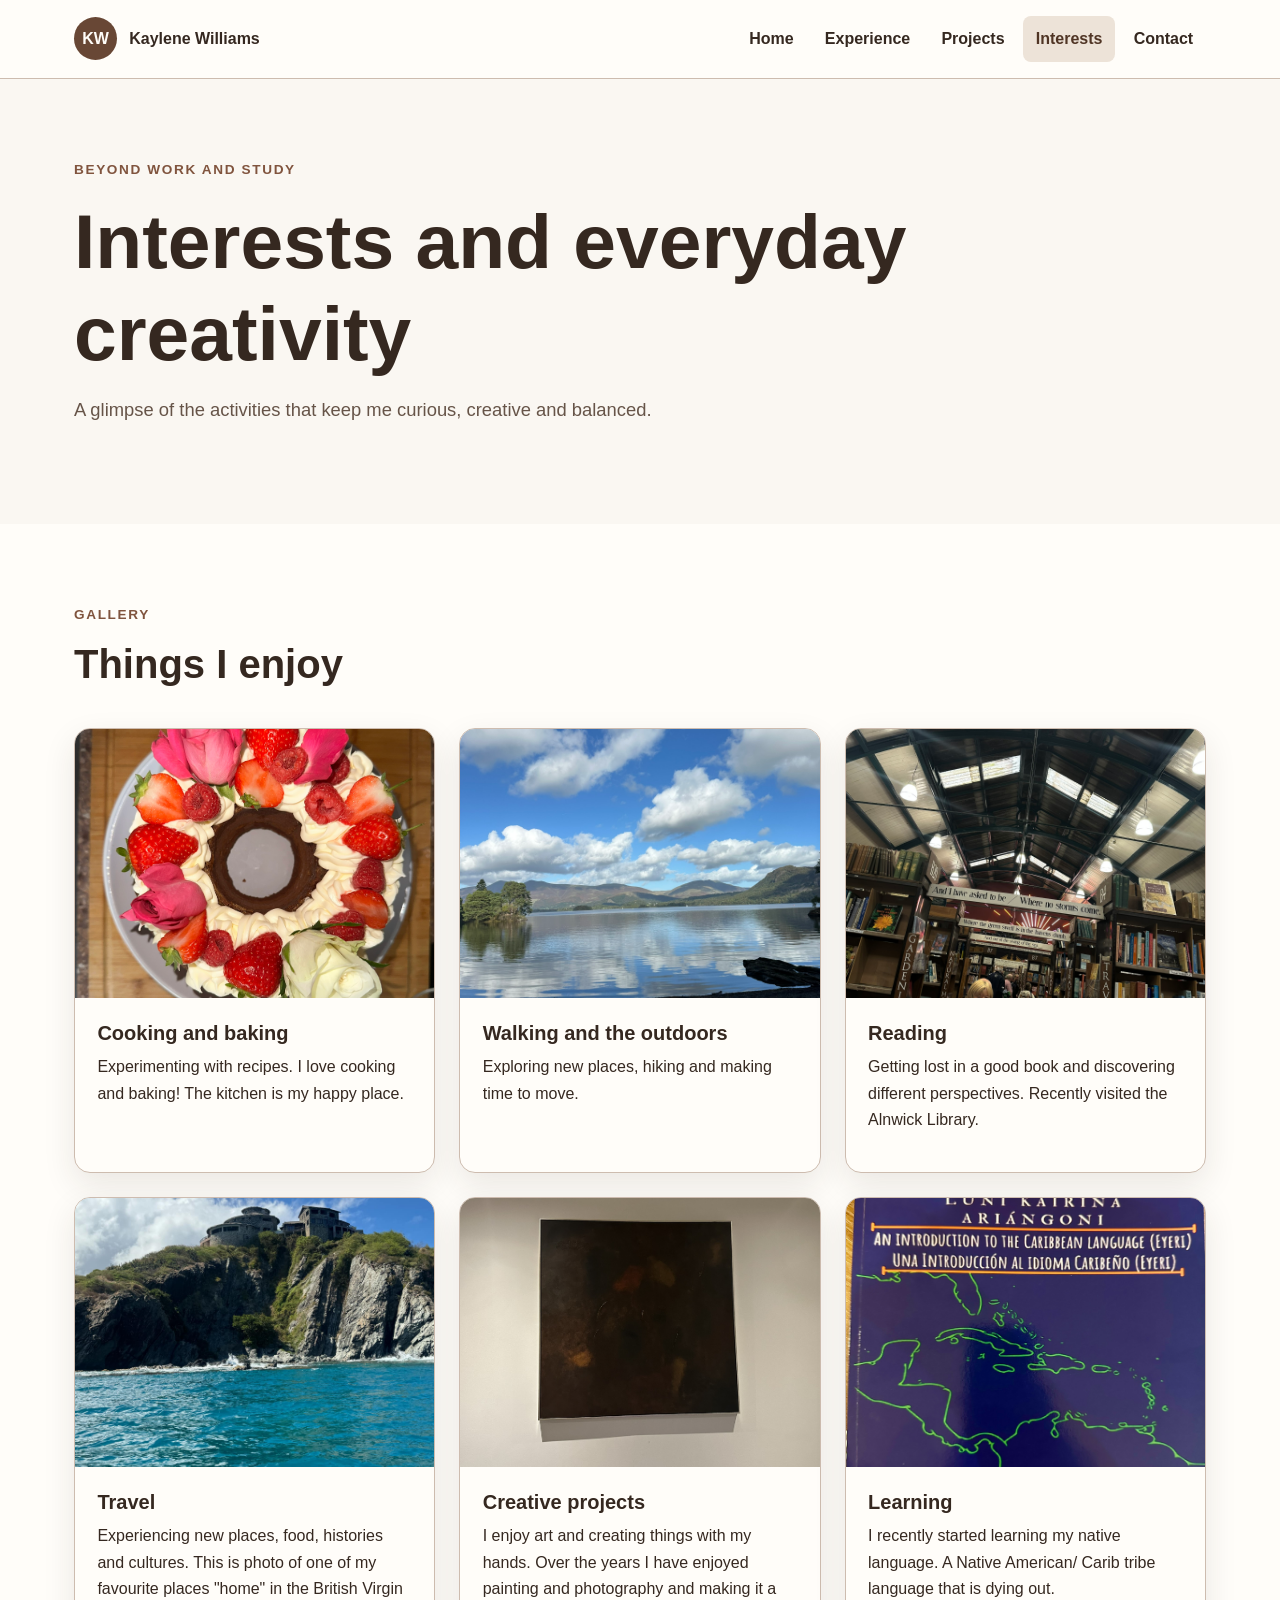
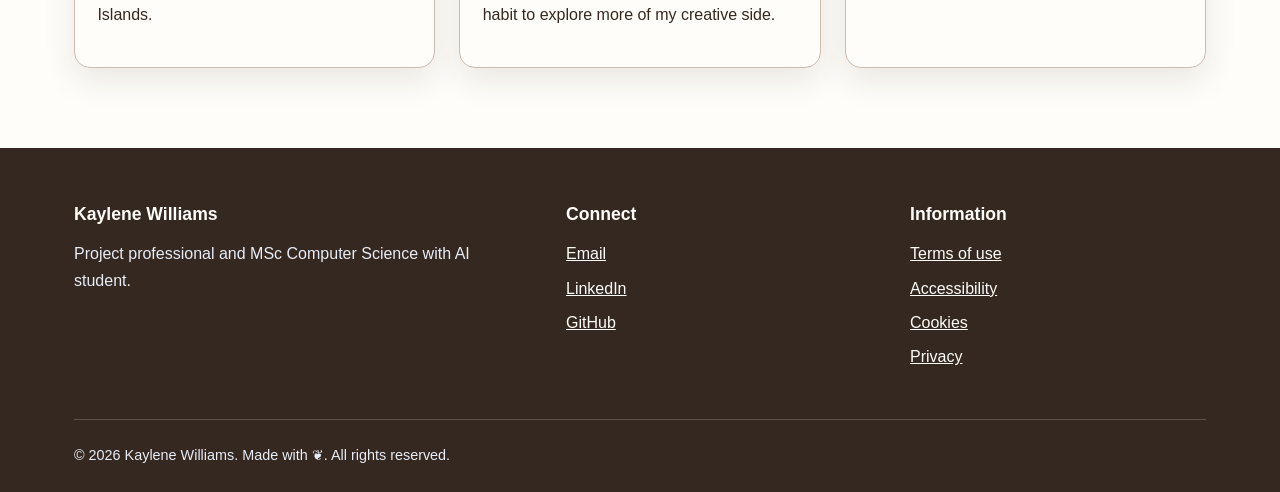
<file: interests.html>
<!DOCTYPE html>
<html lang="en">
<head><meta charset="UTF-8">
  <meta name="viewport" content="width=device-width, initial-scale=1.0">
  <meta name="description" content="Interests and hobbies that bring personality to Kaylene Williams' portfolio.">
  <title>Interests | Kaylene Williams</title>
  <link rel="stylesheet" href="styles.css"></head>
<body>
  <a class="skip-link" href="#main-content">Skip to main content</a>
  <header class="site-header"><div class="header-inner">
    <a class="brand" href="index.html">
      <span class="brand-mark" aria-hidden="true">KW</span>
      <span>Kaylene Williams</span>
    </a><nav aria-label="Primary navigation">
        <ul class="nav-list">
          <li><a href="index.html">Home</a></li>
          <li><a href="experience.html">Experience</a></li>
          <li><a href="projects.html">Projects</a></li>
          <li><a aria-current="page" href="interests.html">Interests</a></li>
          <li><a href="contact.html">Contact</a></li>
        </ul>
      </nav>
    </div>
  </header>
  <main id="main-content">
    <section class="page-banner">
      <p class="eyebrow">Beyond work and study</p>
      <h1>Interests and everyday creativity</h1>
      <p>A glimpse of the activities that keep me curious, creative and balanced.</p>
    </section>
    <section class="section" aria-labelledby="gallery-heading">
      <div class="section-heading">
        <p class="eyebrow">Gallery</p>
        <h2 id="gallery-heading">Things I enjoy</h2>
      
      </div>
      <div class="gallery-grid">
        <figure class="gallery-card"><img src="images/bundt-cake.JPEG" alt="A bundt cake I baked"><figcaption><h3>Cooking and baking</h3><p>Experimenting with recipes. I love cooking and baking! The kitchen is my happy place.</p></figcaption></figure>
        <figure class="gallery-card"><img src="images/lake-district.JPEG" alt="Lake District landscape"><figcaption><h3>Walking and the outdoors</h3><p>Exploring new places, hiking and making time to move.</p></figcaption></figure>
        <figure class="gallery-card"><img src="images/Library.JPEG" alt="Alnwick Library"><figcaption><h3>Reading</h3><p>Getting lost in a good book and discovering different perspectives. Recently visited the Alnwick Library.</p></figcaption></figure>
        <figure class="gallery-card"><img src="images/Home.JPEG" alt="British Virgin Islands"><figcaption><h3>Travel</h3><p>Experiencing new places, food, histories and cultures. This is photo of one of my favourite places "home" in the British Virgin Islands.</p></figcaption></figure>
        <figure class="gallery-card"><img src="images/my-painting.JPEG" alt="My most recent painting"><figcaption><h3>Creative projects</h3><p>I enjoy art and creating things with my hands. Over the years I have enjoyed painting and photography and making it a habit to explore more of my creative side.</p></figcaption></figure>
        <figure class="gallery-card"><img src="images/Eyeri.JPEG" alt="Book on my native language"><figcaption><h3>Learning</h3><p>I recently started learning my native language. A Native American/ Carib tribe language that is dying out.</p></figcaption></figure>
      </div>
    </section>
  </main>
  <footer class="site-footer"><div class="footer-grid">
    <section>
      <h2>Kaylene Williams</h2>
      <p>Project professional and MSc Computer Science with AI student.</p>
    </section>
    <section>
      <h2>Connect</h2>
      <ul class="footer-links">
        <li><a href="mailto:kayleneneptunewilliams@gmail.com">Email</a></li>
        <li><a href="https://www.linkedin.com/in/kaylenewilliams">LinkedIn</a></li>
        <li><a href="https://github.com/kaybytecode">GitHub</a></li>
      </ul>
    </section>
    <section>
      <h2>Information</h2>
      <ul class="footer-links">
        <li><a href="terms.html">Terms of use</a></li>
        <li><a href="accessibility.html">Accessibility</a></li>
        <li><a href="cookies.html">Cookies</a></li>
        <li><a href="privacy.html">Privacy</a></li>
      </ul>
    </section>
  </div>
  <p class="copyright">© 2026 Kaylene Williams. Made with ❦. All rights reserved.</p>
</footer>
</body>
</html>
</file>
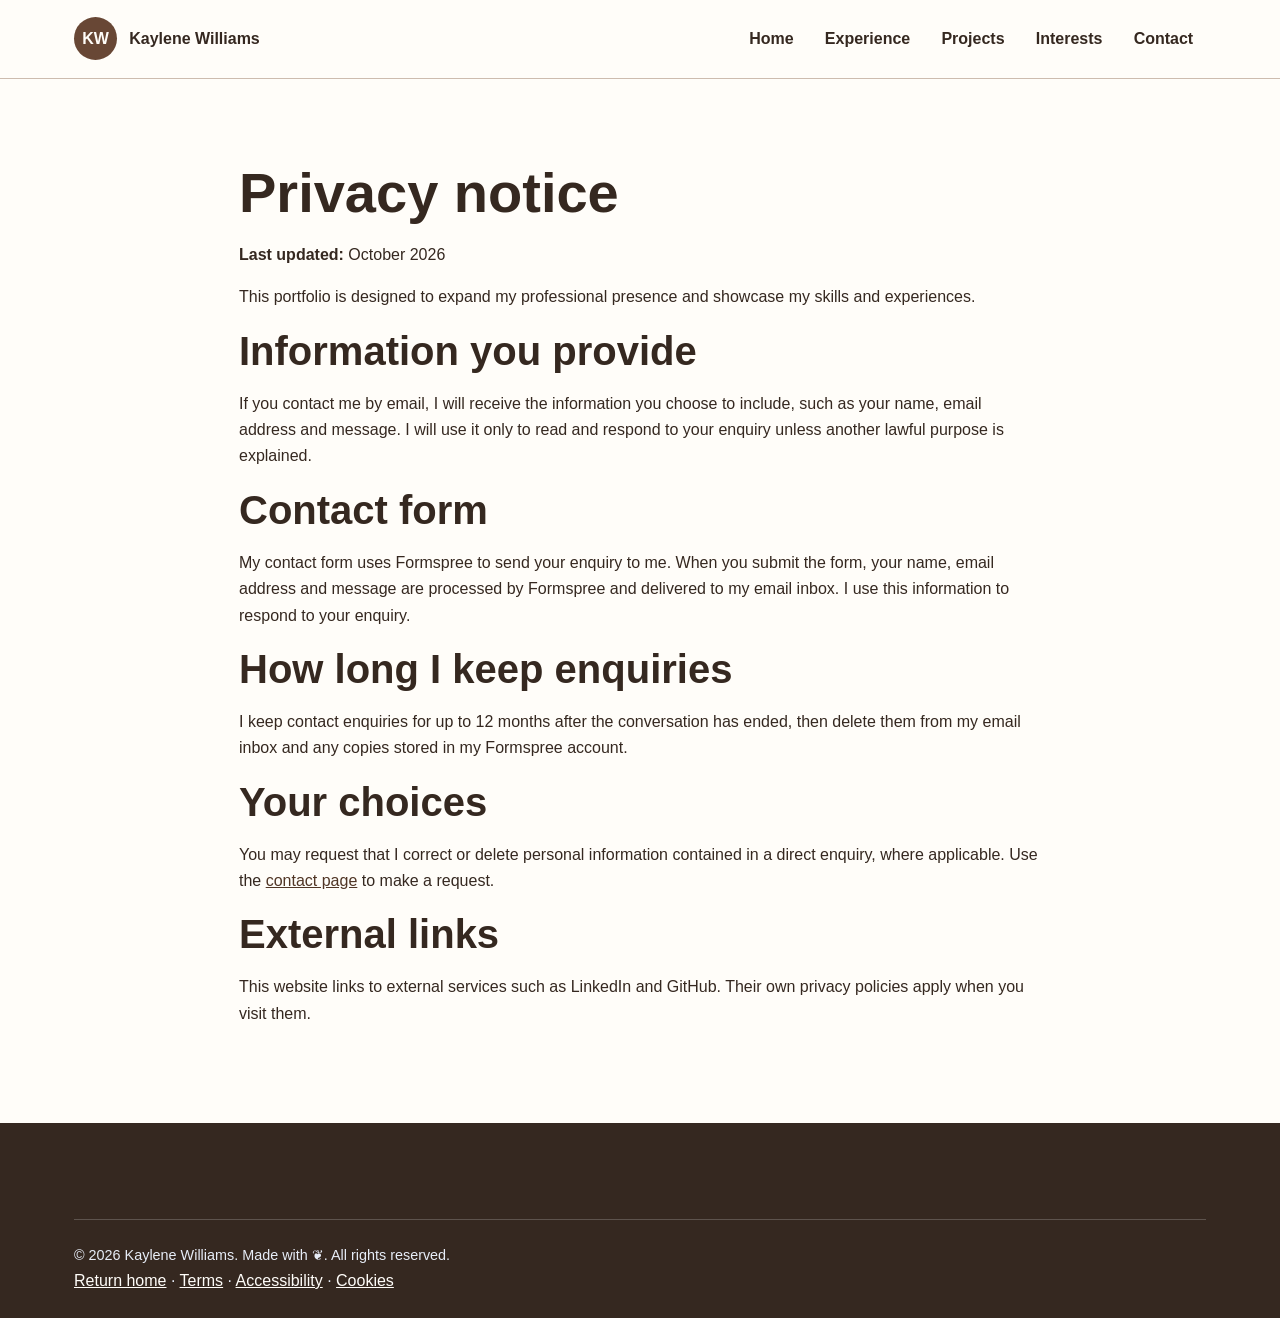
<file: privacy.html>
<!DOCTYPE html>
<html lang="en">
    <head>
        <meta charset="UTF-8">
        <meta name="viewport" content="width=device-width, initial-scale=1.0">
        <title>Privacy | Kaylene Williams</title>
        <link rel="stylesheet" href="styles.css">
    </head>
    <body>
        <a class="skip-link" href="#main-content">Skip to main content</a>
        <header class="site-header">
            <div class="header-inner">
                <a class="brand" href="index.html">
                    <span class="brand-mark" aria-hidden="true">KW</span>
                    <span>Kaylene Williams</span>
                </a>
                <nav aria-label="Primary navigation">
                    <ul class="nav-list">
                        <li><a href="index.html">Home</a></li>
                        <li><a href="experience.html">Experience</a></li>
                        <li><a href="projects.html">Projects</a></li>
                        <li><a href="interests.html">Interests</a></li>
                        <li><a href="contact.html">Contact</a></li>
                    </ul>
                </nav>
            </div>
        </header>
        <main id="main-content">
            <article class="legal-page">
                <h1>Privacy notice</h1>
                <p><strong>Last updated:</strong> October 2026</p>
                <p>This portfolio is designed to expand my professional presence and showcase my skills and experiences.</p>
                <h2>Information you provide</h2>
                <p>If you contact me by email, I will receive the information you choose to include, such as your name, email address and message. I will use it only to read and respond to your enquiry unless another lawful purpose is explained.</p>
                <h2>Contact form</h2>
                <p>My contact form uses Formspree to send your enquiry to me. When you submit the form, your name, email address and message are processed by Formspree and delivered to my email inbox. I use this information to respond to your enquiry.</p>
                <h2>How long I keep enquiries</h2>
                <p>I keep contact enquiries for up to 12 months after the conversation has ended, then delete them from my email inbox and any copies stored in my Formspree account.</p>
                <h2>Your choices</h2>
                <p>You may request that I correct or delete personal information contained in a direct enquiry, where applicable. Use the <a href="contact.html">contact page</a> to make a request.</p>
                <h2>External links</h2>
                <p>This website links to external services such as LinkedIn and GitHub. Their own privacy policies apply when you visit them.</p>
            </article>
        </main>
        <footer class="site-footer">
            <p class="copyright">© 2026 Kaylene Williams. Made with ❦. All rights reserved.</p>
                <a href="index.html">Return home</a> · 
                <a href="terms.html">Terms</a> · 
                <a href="accessibility.html">Accessibility</a> · 
                <a href="cookies.html">Cookies</a>
        </footer>
    </body>
</html>
</file>
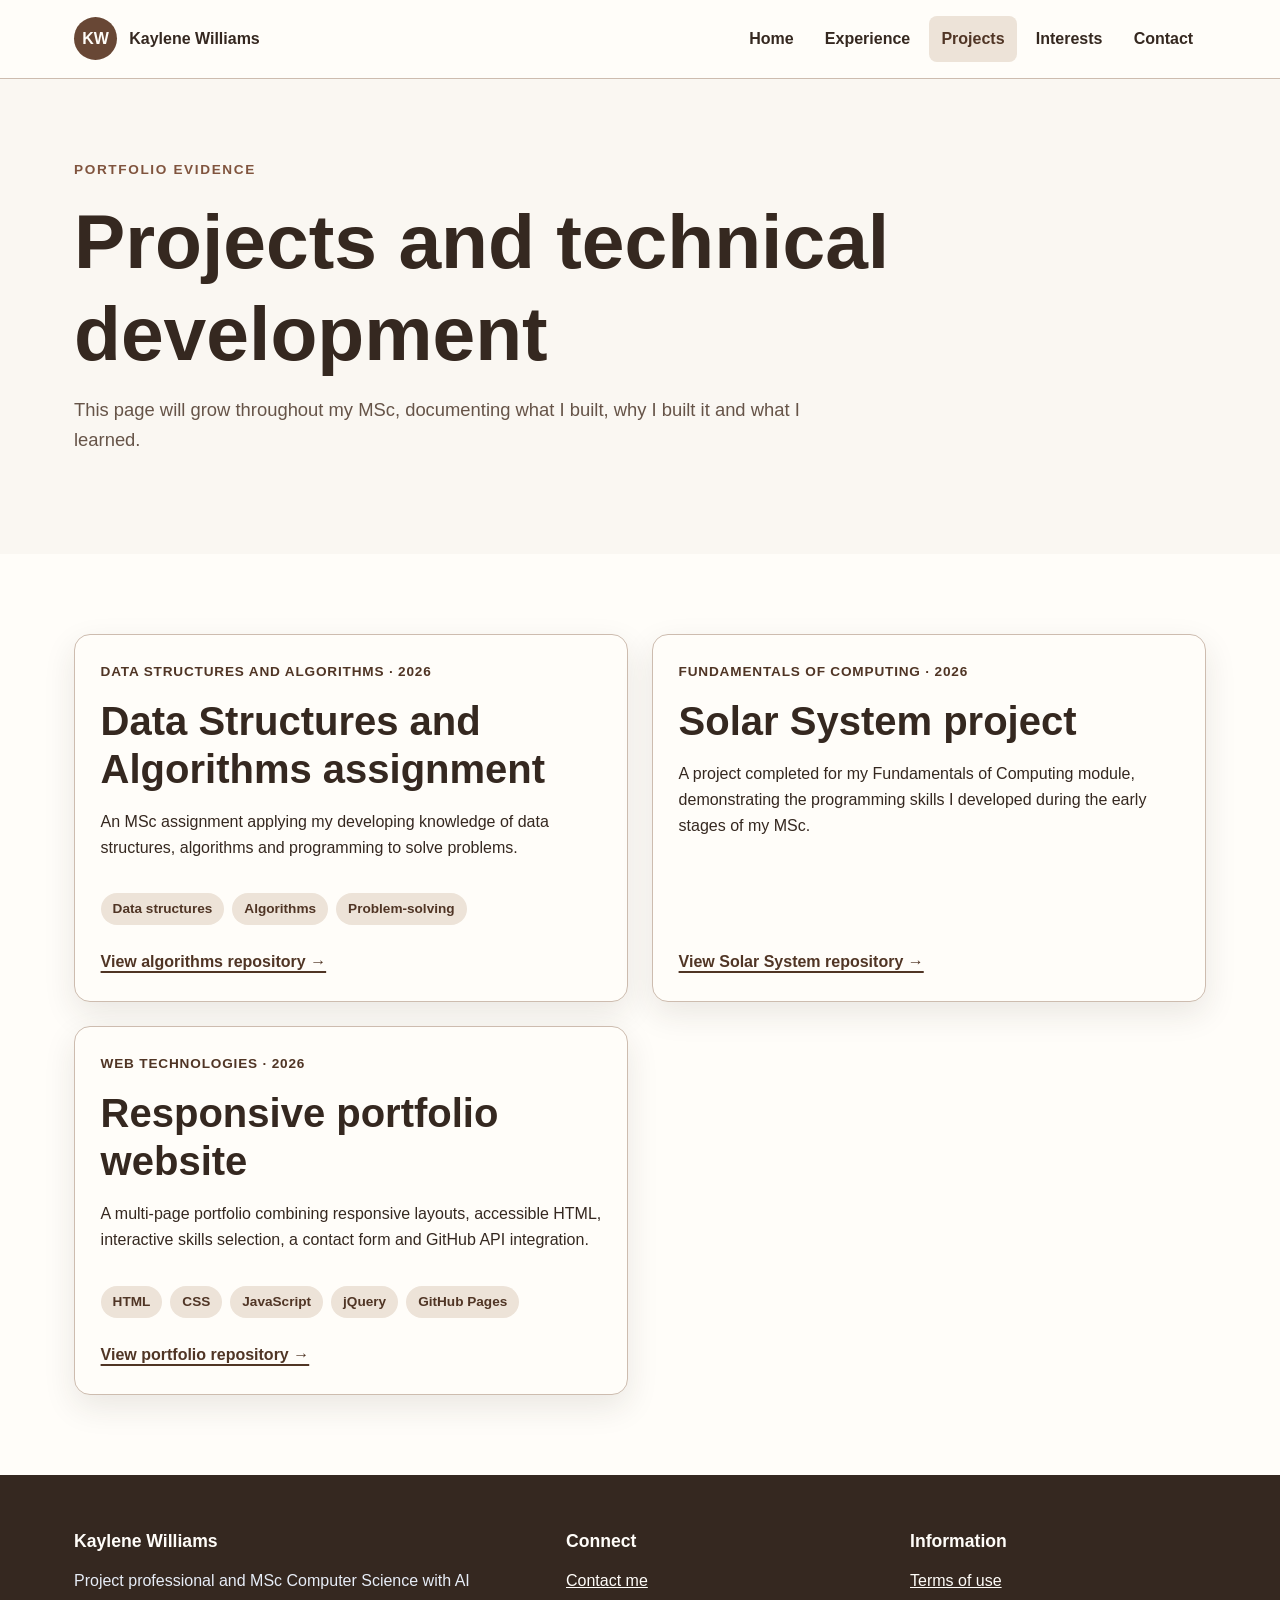
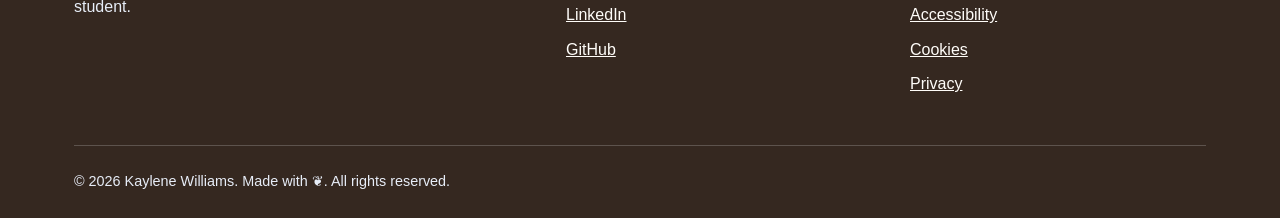
<file: projects.html>
<!DOCTYPE html>
<html lang="en">
<head>
  <meta charset="UTF-8"><meta name="viewport" content="width=device-width, initial-scale=1.0">
  <meta name="description" content="Technical and academic projects by Kaylene Williams.">
  <title>Projects | Kaylene Williams</title><link rel="stylesheet" href="styles.css">
</head>
<body>
  <a class="skip-link" href="#main-content">Skip to main content</a>
  <header class="site-header"><div class="header-inner"><a class="brand" href="index.html"><span class="brand-mark" aria-hidden="true">KW</span><span>Kaylene Williams</span></a><nav aria-label="Primary navigation"><ul class="nav-list"><li><a href="index.html">Home</a></li><li><a href="experience.html">Experience</a></li><li><a aria-current="page" href="projects.html">Projects</a></li><li><a href="interests.html">Interests</a></li><li><a href="contact.html">Contact</a></li></ul></nav></div></header>
  <main id="main-content">
    <section class="page-banner"><p class="eyebrow">Portfolio evidence</p><h1>Projects and technical development</h1><p>This page will grow throughout my MSc, documenting what I built, why I built it and what I learned.</p></section>
    <div class="section">
      <div class="project-grid">

  <article class="project-card">
    <p class="card-label">Data Structures and Algorithms · 2026</p>
    <h2>Data Structures and Algorithms assignment</h2>

    <p>
      An MSc assignment applying my developing knowledge of
      data structures, algorithms and programming to solve problems.
    </p>

    <ul class="tag-list" aria-label="Topics covered">
      <li>Data structures</li>
      <li>Algorithms</li>
      <li>Problem-solving</li>
    </ul>

    <a class="text-link"
       href="https://github.com/kaybytecode/Data-Structures-Algorithms-Assignment-C">
      View algorithms repository →
    </a>
  </article>

  <article class="project-card">
    <p class="card-label">Fundamentals of Computing · 2026</p>
    <h2>Solar System project</h2>

    <p>
      A project completed for my Fundamentals of Computing module,
      demonstrating the programming skills I developed during
      the early stages of my MSc.
    </p>

    <a class="text-link"
       href="https://github.com/kaybytecode/solar-system-project">
      View Solar System repository →
    </a>
  </article>

  <article class="project-card">
    <p class="card-label">Web Technologies · 2026</p>
    <h2>Responsive portfolio website</h2>

    <p>
      A multi-page portfolio combining responsive layouts,
      accessible HTML, interactive skills selection, a contact
      form and GitHub API integration.
    </p>

    <ul class="tag-list" aria-label="Technologies used">
      <li>HTML</li>
      <li>CSS</li>
      <li>JavaScript</li>
      <li>jQuery</li>
      <li>GitHub Pages</li>
    </ul>

    <a class="text-link"
       href="https://github.com/kaybytecode/Web-technologies-final">
      View portfolio repository →
    </a>
  </article>
</div>
</div>
  </main>
  <footer class="site-footer"><div class="footer-grid"><section><h2>Kaylene Williams</h2><p>Project professional and MSc Computer Science with AI student.</p></section><section><h2>Connect</h2><ul class="footer-links"><li><a href="contact.html">Contact me</a></li><li><a href="https://www.linkedin.com/in/kaylenewilliams">LinkedIn</a></li><li><a href="https://github.com/kaybytecode">GitHub</a></li></ul></section><section><h2>Information</h2><ul class="footer-links"><li><a href="terms.html">Terms of use</a></li><li><a href="accessibility.html">Accessibility</a></li><li><a href="cookies.html">Cookies</a></li><li><a href="privacy.html">Privacy</a></li></ul></section></div><p class="copyright">© 2026 Kaylene Williams. Made with ❦. All rights reserved.</p></footer>
</body>
</html>
</file>
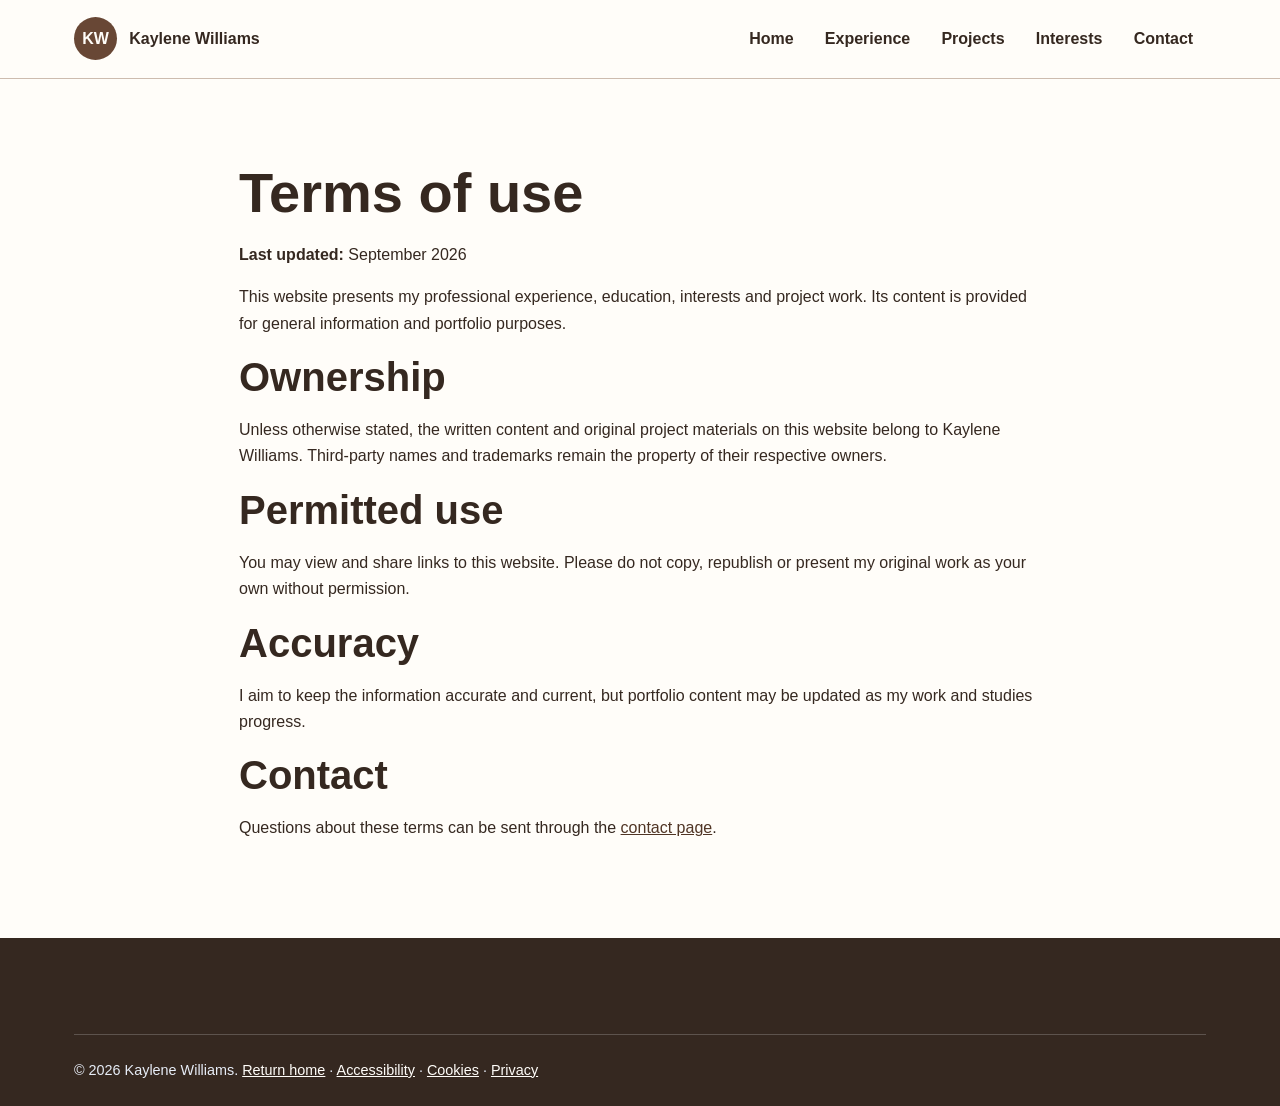
<file: terms.html>
<!DOCTYPE html><html lang="en"><head><meta charset="UTF-8"><meta name="viewport" content="width=device-width, initial-scale=1.0"><title>Terms of Use | Kaylene Williams</title><link rel="stylesheet" href="styles.css"></head><body><a class="skip-link" href="#main-content">Skip to main content</a><header class="site-header"><div class="header-inner"><a class="brand" href="index.html"><span class="brand-mark" aria-hidden="true">KW</span><span>Kaylene Williams</span></a><nav aria-label="Primary navigation"><ul class="nav-list"><li><a href="index.html">Home</a></li><li><a href="experience.html">Experience</a></li><li><a href="projects.html">Projects</a></li><li><a href="interests.html">Interests</a></li><li><a href="contact.html">Contact</a></li></ul></nav></div></header><main id="main-content"><article class="legal-page"><h1>Terms of use</h1><p><strong>Last updated:</strong> September 2026</p><p>This website presents my professional experience, education, interests and project work. Its content is provided for general information and portfolio purposes.</p><h2>Ownership</h2><p>Unless otherwise stated, the written content and original project materials on this website belong to Kaylene Williams. Third-party names and trademarks remain the property of their respective owners.</p><h2>Permitted use</h2><p>You may view and share links to this website. Please do not copy, republish or present my original work as your own without permission.</p><h2>Accuracy</h2><p>I aim to keep the information accurate and current, but portfolio content may be updated as my work and studies progress.</p><h2>Contact</h2><p>Questions about these terms can be sent through the <a href="contact.html">contact page</a>.</p></article></main><footer class="site-footer"><p class="copyright">© 2026 Kaylene Williams. <a href="index.html">Return home</a> · <a href="accessibility.html">Accessibility</a> · <a href="cookies.html">Cookies</a> · <a href="privacy.html">Privacy</a></p></footer></body></html>
</file>
<file: styles.css>
:root {
  --navy: #352820;
  --blue: #684735;
  --blue-dark: #503525;
  --coral: #80543E;
  --cream: #FAF7F2;
  --pale-blue: #EDE3D8;
  --white: #FFFDF9;
  --text: #352820;
  --muted: #665448;
  --border: #CDBCAF;
  --shadow: 0 12px 32px rgba(53, 40, 32, 0.10);
  --radius: 16px;
  --max-width: 1180px;
}

* {
  box-sizing: border-box;
}

html {
  scroll-behavior: smooth;
}

body {
  margin: 0;
  background: var(--white);
  color: var(--text);
  font-family: Arial, Helvetica, sans-serif;
  font-size: 1rem;
  line-height: 1.65;
}

img {
  display: block;
  max-width: 100%;
}

a {
  color: var(--blue-dark);
}

a:hover {
  color: var(--coral);
}

a:focus-visible,
button:focus-visible,
input:focus-visible,
select:focus-visible,
textarea:focus-visible {
  outline: 3px solid var(--coral);
  outline-offset: 4px;
}

h1, h2, h3 {
  color: var(--navy);
  line-height: 1.2;
}

h1 {
  font-size: clamp(2.3rem, 6vw, 4.8rem);
  margin: 0 0 1rem;
}

h2 {
  font-size: clamp(1.7rem, 4vw, 2.5rem);
  margin: 0 0 1rem;
}

h3 {
  font-size: 1.25rem;
  margin: 0 0 0.6rem;
}

p {
  margin-top: 0;
}

.skip-link {
  position: absolute;
  left: -9999px;
  top: 0;
  z-index: 100;
  background: var(--navy);
  color: var(--white);
  padding: 0.75rem 1rem;
}

.skip-link:focus {
  left: 1rem;
  top: 1rem;
}

.site-header {
  background: var(--white);
  border-bottom: 1px solid var(--border);
  position: static;
  z-index: 20;
}

.header-inner {
  max-width: var(--max-width);
  margin: 0 auto;
  padding: 1rem;
  display: flex;
  flex-direction: column;
  align-items: flex-start;
  gap: 0.8rem;
}

.brand {
  display: flex;
  align-items: center;
  gap: 0.75rem;
  color: var(--navy);
  font-weight: 700;
  text-decoration: none;
}

.brand-mark {
  display: grid;
  place-items: center;
  width: 2.7rem;
  height: 2.7rem;
  border-radius: 50%;
  background: var(--blue);
  color: var(--white);
}

.nav-list {
  display: grid;
  grid-template-columns: repeat(2, 1fr);
  gap: 0.35rem;
  list-style: none;
  margin: 0;
  padding: 0;
  width: 100%;
}

.nav-list a {
  display: block;
  color: var(--navy);
  font-weight: 700;
  padding: 0.6rem 0.8rem;
  text-decoration: none;
  text-align: center;
  border-radius: 8px;
}

.nav-list a:hover,
.nav-list a[aria-current="page"] {
  background: var(--pale-blue);
  color: var(--blue-dark);
}

.hero {
  max-width: var(--max-width);
  margin: 0 auto;
  padding: 3.5rem 1rem;
  display: grid;
  grid-template-columns: 1fr;
  gap: 2rem;
  align-items: center;
}

.hero-summary {
  color: var(--muted);
  font-size: 1.2rem;
  max-width: 760px;
}

.hero-panel {
  background: var(--navy);
  color: var(--white);
  padding: 2rem;
  border-radius: var(--radius);
  box-shadow: var(--shadow);
}

.hero-panel h2 {
  color: var(--white);
}

.eyebrow {
  color: var(--coral);
  font-size: 0.85rem;
  font-weight: 800;
  letter-spacing: 0.12em;
  text-transform: uppercase;
}

.check-list {
  list-style: none;
  padding: 0;
  margin: 0;
}

.check-list li {
  padding: 0.65rem 0 0.65rem 1.8rem;
  border-bottom: 1px solid rgba(255, 255, 255, 0.18);
  position: relative;
}

.check-list li::before {
  content: "✓";
  position: absolute;
  left: 0;
  color: #7bdcb5;
  font-weight: 800;
}

.section {
  max-width: var(--max-width);
  margin: 0 auto;
  padding: 3.5rem 1rem;
}

.section-tinted {
  max-width: none;
  background: var(--pale-blue);
}

.section-heading {
  max-width: 800px;
  margin-bottom: 2.5rem;
}

.two-column {
  display: grid;
  grid-template-columns: 1fr;
  gap: 3rem;
  align-items: start;
}

.highlight-card,
.card,
.project-card,
.gallery-card,
.contact-panel {
  background: var(--white);
  border: 1px solid var(--border);
  border-radius: var(--radius);
  padding: 1.6rem;
  box-shadow: var(--shadow);
}

.gallery-card img {
  width: 100%;
  aspect-ratio: 4 / 3;
  object-fit: cover;
}

.highlight-card {
  border-top: 5px solid var(--coral);
}

.card-grid {
  display: grid;
  grid-template-columns: 1fr;
  gap: 1.25rem;
}

.card-label,
.timeline-date {
  color: var(--blue-dark);
  font-size: 0.85rem;
  font-weight: 800;
  letter-spacing: 0.06em;
  text-transform: uppercase;
}

.button-row {
  display: flex;
  flex-wrap: wrap;
  gap: 1rem;
  margin-top: 2rem;
}

.button {
  display: inline-block;
  width: 100%;
  text-align: center;
  border: 2px solid var(--blue);
  border-radius: 999px;
  font-weight: 800;
  padding: 0.75rem 1.25rem;
  text-decoration: none;
}

.button-primary {
  background: var(--blue);
  color: var(--white);
}

.button-primary:hover {
  background: var(--blue-dark);
  border-color: var(--blue-dark);
  color: var(--white);
}

.button-secondary {
  background: transparent;
  color: var(--blue-dark);
}

.small-note {
  color: var(--muted);
  font-size: 0.9rem;
  margin-top: 1rem;
}

.text-link {
  font-weight: 800;
  text-decoration-thickness: 2px;
  text-underline-offset: 4px;
}

.callout {
  display: flex;
  flex-direction: column;
  align-items: flex-start;
  justify-content: space-between;
  gap: 2rem;
}

.page-banner {
  background: var(--cream);
  padding: 3.5rem 1rem;
}

.page-banner p:last-child {
  color: var(--muted);
  font-size: 1.15rem;
  max-width: 760px;
}

.timeline {
  border-left: 3px solid var(--border);
  margin-left: 0.6rem;
  padding-left: 1.7rem;
}

.timeline-item {
  position: relative;
  padding: 0 0 3.5rem;
  max-width: 900px;
}

.timeline-item::before {
  content: "";
  position: absolute;
  left: -2.23rem;
  top: 0.4rem;
  width: 1rem;
  height: 1rem;
  border: 4px solid var(--blue);
  border-radius: 50%;
  background: var(--white);
}

.organisation {
  color: var(--muted);
  font-weight: 700;
}

.achievement {
  background: var(--pale-blue);
  border-left: 4px solid var(--blue);
  padding: 1rem;
}

.project-grid {
  display: grid;
  grid-template-columns: 1fr;
  gap: 1.5rem;
}

.project-card {
  display: flex;
  flex-direction: column;
}

.project-card .text-link,
.project-card .coming-soon {
  margin-top: auto;
}

.tag-list {
  display: flex;
  flex-wrap: wrap;
  list-style: none;
  gap: 0.5rem;
  margin: 1rem 0 1.5rem;
  padding: 0;
}

.tag-list li {
  background: var(--pale-blue);
  color: var(--blue-dark);
  border-radius: 999px;
  font-size: 0.85rem;
  font-weight: 700;
  padding: 0.3rem 0.75rem;
}

.coming-soon {
  color: var(--muted);
  font-weight: 700;
}

.gallery-grid {
  display: grid;
  grid-template-columns: 1fr;
  gap: 1.5rem;
}

.gallery-card {
  margin: 0;
  padding: 0;
  overflow: hidden;
}

.gallery-card figcaption {
  padding: 1.4rem;
}

.image-placeholder {
  aspect-ratio: 4 / 3;
  background-color: var(--pale-blue);
  background-size: cover;
}

.cooking {
  background-image: linear-gradient(135deg, #f4a261, #e76f51);
}

.outdoors {
  background-image: linear-gradient(135deg, #84a98c, #2f6690);
}

.reading {
  background-image: linear-gradient(135deg, #cdb4db, #6d597a);
}

.travel {
  background-image: linear-gradient(135deg, #8ecae6, #ffb703);
}

.creative {
  background-image: linear-gradient(135deg, #ffafcc, #9b5de5);
}

.learning {
  background-image: linear-gradient(135deg, #90e0ef, #2457c5);
}

.contact-grid {
  display: grid;
  grid-template-columns: 1fr;
  gap: 1.25rem;
}

.contact-list p {
  padding-bottom: 1rem;
  border-bottom: 1px solid var(--border);
}

.contact-panel {
  background: var(--pale-blue);
}

.contact-grid form {
  display: grid;
  gap: 0.75rem;
  margin-top: 1.5rem;
}

.contact-grid label {
  font-weight: 700;
}

.contact-grid input,
.contact-grid textarea {
  width: 100%;
  padding: 0.75rem;
  border: 1px solid var(--border);
  border-radius: 0.5rem;
  font: inherit;
}

.contact-grid textarea {
  resize: vertical;
}

.contact-grid form .button {
  justify-self: start;
  margin-top: 0.5rem;
}

.legal-page {
  max-width: 850px;
  margin: 0 auto;
  padding: 3.5rem 1rem;
}

.legal-page h1 {
  font-size: clamp(2.2rem, 5vw, 3.5rem);
}

.site-footer {
  background: var(--navy);
  color: #e7edf7;
  padding: 3.5rem 1rem 1.5rem;
}

.site-footer h2 {
  color: var(--white);
  font-size: 1.1rem;
}

.site-footer a {
  color: var(--white);
}

.site-footer a:hover {
  color: #ffb7ad;
}

.footer-grid {
  display: grid;
  grid-template-columns: 1fr;
  gap: 3rem;
}

.footer-links {
  list-style: none;
  padding: 0;
  margin: 0;
}

.footer-links li {
  margin-bottom: 0.5rem;
}

.copyright {
  border-top: 1px solid rgba(255, 255, 255, 0.2);
  margin: 2.5rem 0 0;
  padding-top: 1.5rem;
  font-size: 0.9rem;
}

@media (min-width: 621px) {
  .header-inner {
    padding: 1rem 1.5rem;
  }

  .nav-list {
    display: flex;
    flex-wrap: wrap;
    width: auto;
  }

  .nav-list a {
    text-align: left;
  }

  .hero {
    padding: 4rem 1.5rem;
  }

  .section {
    padding: 5rem 1.5rem;
  }

  .section-tinted {
    padding-left: max(1.5rem, calc((100% - var(--max-width)) / 2 + 1.5rem));
    padding-right: max(1.5rem, calc((100% - var(--max-width)) / 2 + 1.5rem));
  }

  .card-grid,
  .project-grid,
  .gallery-grid,
  .footer-grid {
    grid-template-columns: repeat(2, 1fr);
  }

  .button {
    width: auto;
  }

  .callout {
    flex-direction: row;
    align-items: center;
  }

  .page-banner {
    padding: 5rem max(1.5rem, calc((100% - var(--max-width)) / 2 + 1.5rem));
  }

  .timeline {
    padding-left: 2.2rem;
  }

  .timeline-item::before {
    left: -2.73rem;
  }

  .legal-page {
    padding: 5rem 1.5rem;
  }

  .site-footer {
    padding: 3.5rem max(1.5rem, calc((100% - var(--max-width)) / 2 + 1.5rem)) 1.5rem;
  }
}

@media (min-width: 901px) {
  .site-header {
    position: sticky;
    top: 0;
  }

  .header-inner {
    flex-direction: row;
    align-items: center;
    justify-content: space-between;
    gap: 2rem;
  }

  .hero {
    padding: 6rem 1.5rem;
    grid-template-columns: minmax(0, 1.55fr) minmax(280px, 0.75fr);
    gap: 4rem;
  }

  .two-column {
    grid-template-columns: 1.3fr 0.7fr;
  }

  .card-grid {
    grid-template-columns: repeat(4, 1fr);
  }

  .contact-grid {
    grid-template-columns: 1fr 1fr;
  }

  .gallery-grid {
    grid-template-columns: repeat(3, 1fr);
  }

  .footer-grid {
    grid-template-columns: 1.5fr 1fr 1fr;
  }
}

@media (prefers-reduced-motion: reduce) {
  html {
    scroll-behavior: auto;
  }
}
</file>
